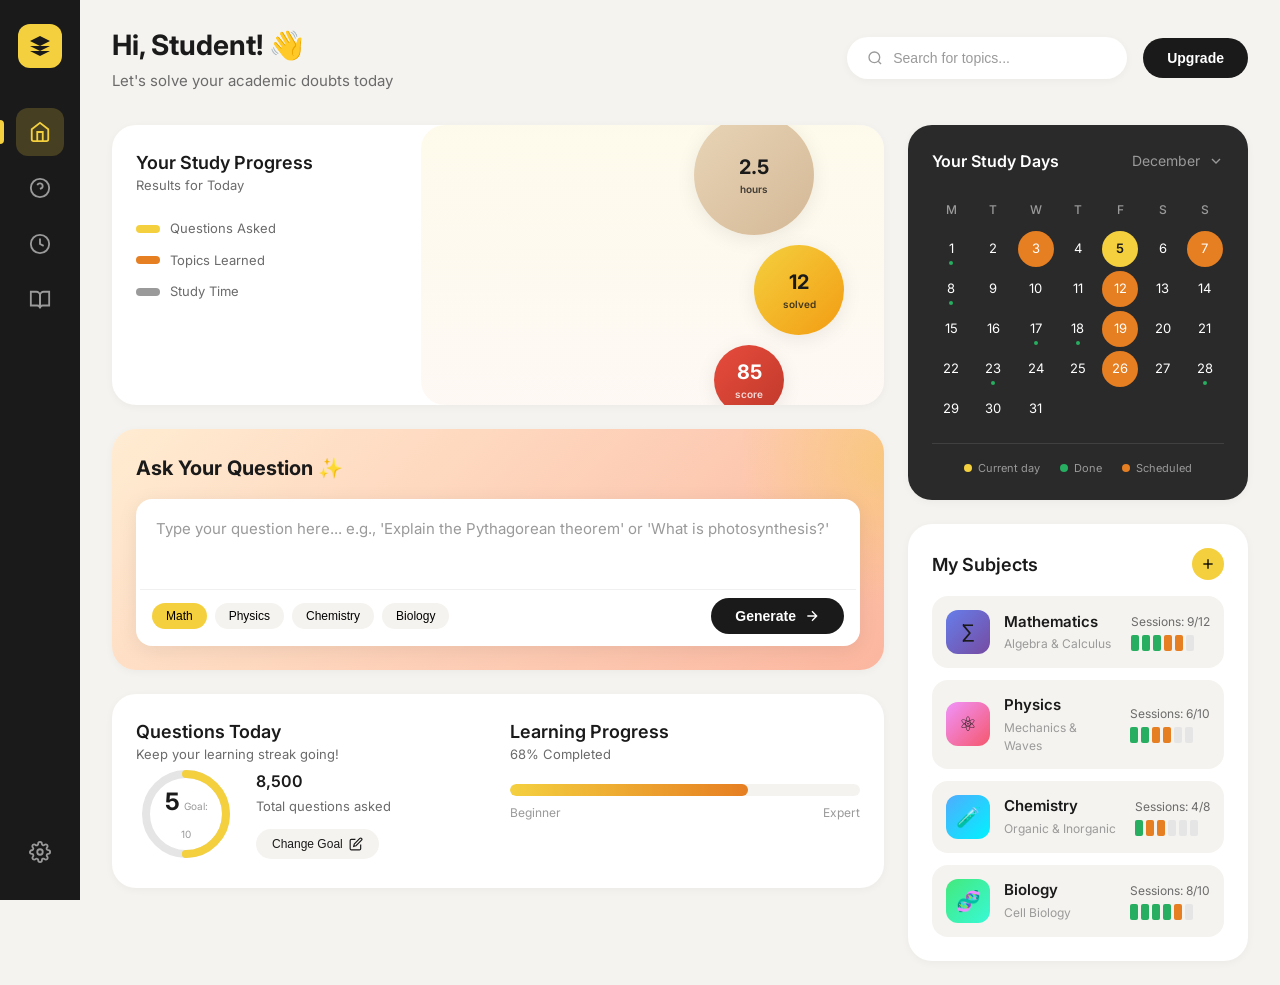
<file: index.html>
<!DOCTYPE html>
<html lang="en">
<head>
  <meta charset="UTF-8" />
  <meta name="viewport" content="width=device-width, initial-scale=1.0" />
  <title>StudyAI - Smart Learning Dashboard</title>
  <link rel="preconnect" href="https://fonts.googleapis.com" />
  <link rel="preconnect" href="https://fonts.gstatic.com" crossorigin />
  <link href="https://fonts.googleapis.com/css2?family=Inter:wght@300;400;500;600;700;800&display=swap" rel="stylesheet" />
  <style>
    /* ===== CSS Variables ===== */
    :root {
      --bg-main: #f5f3ef;
      --bg-sidebar: #1a1a1a;
      --bg-card: #ffffff;
      --bg-card-dark: #2a2a2a;
      
      --text-primary: #1a1a1a;
      --text-secondary: #6b6b6b;
      --text-muted: #9a9a9a;
      --text-light: #ffffff;
      
      --accent-yellow: #f4d03f;
      --accent-orange: #e67e22;
      --accent-red: #e74c3c;
      --accent-green: #27ae60;
      --accent-blue: #3498db;
      --accent-purple: #9b59b6;
      
      --gradient-warm: linear-gradient(135deg, #f4d03f 0%, #e67e22 50%, #e74c3c 100%);
      --gradient-card: linear-gradient(180deg, rgba(244, 208, 63, 0.1) 0%, rgba(231, 126, 34, 0.05) 100%);
      
      --shadow-sm: 0 2px 8px rgba(0, 0, 0, 0.04);
      --shadow-md: 0 4px 20px rgba(0, 0, 0, 0.08);
      --shadow-lg: 0 8px 40px rgba(0, 0, 0, 0.12);
      
      --radius-sm: 12px;
      --radius-md: 16px;
      --radius-lg: 24px;
      --radius-xl: 32px;
      
      --sidebar-width: 80px;
    }

    /* ===== Reset ===== */
    *, *::before, *::after {
      margin: 0;
      padding: 0;
      box-sizing: border-box;
    }

    html { font-size: 16px; scroll-behavior: smooth; }

    body {
      font-family: 'Inter', -apple-system, BlinkMacSystemFont, sans-serif;
      background: var(--bg-main);
      color: var(--text-primary);
      line-height: 1.5;
      min-height: 100vh;
      display: flex;
    }

    /* ===== Sidebar ===== */
    .sidebar {
      position: fixed;
      left: 0;
      top: 0;
      width: var(--sidebar-width);
      height: 100vh;
      background: var(--bg-sidebar);
      display: flex;
      flex-direction: column;
      align-items: center;
      padding: 24px 0;
      z-index: 100;
    }

    .sidebar-logo {
      width: 44px;
      height: 44px;
      background: var(--accent-yellow);
      border-radius: var(--radius-sm);
      display: flex;
      align-items: center;
      justify-content: center;
      margin-bottom: 40px;
      cursor: pointer;
      transition: transform 0.3s ease;
    }

    .sidebar-logo:hover { transform: scale(1.1); }
    .sidebar-logo svg { width: 24px; height: 24px; fill: var(--bg-sidebar); }

    .sidebar-nav {
      display: flex;
      flex-direction: column;
      gap: 8px;
      flex: 1;
    }

    .nav-item {
      width: 48px;
      height: 48px;
      border-radius: var(--radius-sm);
      display: flex;
      align-items: center;
      justify-content: center;
      color: var(--text-muted);
      cursor: pointer;
      transition: all 0.3s ease;
      position: relative;
      text-decoration: none;
    }

    .nav-item:hover {
      background: rgba(255, 255, 255, 0.1);
      color: var(--text-light);
    }

    .nav-item.active {
      background: rgba(244, 208, 63, 0.2);
      color: var(--accent-yellow);
    }

    .nav-item.active::before {
      content: '';
      position: absolute;
      left: -16px;
      width: 4px;
      height: 24px;
      background: var(--accent-yellow);
      border-radius: 0 4px 4px 0;
    }

    .nav-item svg { width: 22px; height: 22px; }

    .nav-tooltip {
      position: absolute;
      left: 60px;
      background: var(--bg-sidebar);
      color: var(--text-light);
      padding: 8px 12px;
      border-radius: 8px;
      font-size: 0.75rem;
      font-weight: 500;
      white-space: nowrap;
      opacity: 0;
      visibility: hidden;
      transition: all 0.2s ease;
      pointer-events: none;
      z-index: 101;
    }

    .nav-item:hover .nav-tooltip {
      opacity: 1;
      visibility: visible;
      left: 70px;
    }

    .sidebar-footer { margin-top: auto; }

    /* ===== Main Content ===== */
    .main-content {
      flex: 1;
      margin-left: var(--sidebar-width);
      padding: 24px 32px;
      max-width: 1400px;
    }

    /* ===== Header ===== */
    .header {
      display: flex;
      align-items: center;
      justify-content: space-between;
      margin-bottom: 32px;
    }

    .header-left h1 {
      font-size: 1.75rem;
      font-weight: 700;
      margin-bottom: 4px;
    }

    .header-left p {
      color: var(--text-secondary);
      font-size: 0.9375rem;
    }

    .header-right {
      display: flex;
      align-items: center;
      gap: 16px;
    }

    .search-box {
      display: flex;
      align-items: center;
      gap: 10px;
      padding: 12px 20px;
      background: var(--bg-card);
      border-radius: 100px;
      box-shadow: var(--shadow-sm);
      min-width: 280px;
    }

    .search-box svg {
      width: 18px;
      height: 18px;
      color: var(--text-muted);
    }

    .search-box input {
      border: none;
      background: none;
      font-size: 0.875rem;
      color: var(--text-primary);
      outline: none;
      width: 100%;
    }

    .search-box input::placeholder { color: var(--text-muted); }

    .btn-upgrade {
      padding: 12px 24px;
      background: var(--bg-sidebar);
      color: var(--text-light);
      border: none;
      border-radius: 100px;
      font-size: 0.875rem;
      font-weight: 600;
      cursor: pointer;
      transition: all 0.3s ease;
    }

    .btn-upgrade:hover {
      transform: translateY(-2px);
      box-shadow: var(--shadow-md);
    }

    /* ===== Dashboard Grid ===== */
    .dashboard-grid {
      display: grid;
      grid-template-columns: 1fr 340px;
      gap: 24px;
    }

    .main-column, .side-column {
      display: flex;
      flex-direction: column;
      gap: 24px;
    }

    /* ===== Cards ===== */
    .card {
      background: var(--bg-card);
      border-radius: var(--radius-lg);
      padding: 24px;
      box-shadow: var(--shadow-sm);
    }

    .card-header {
      display: flex;
      align-items: center;
      justify-content: space-between;
      margin-bottom: 20px;
    }

    .card-title { font-size: 1.125rem; font-weight: 600; }
    .card-subtitle { font-size: 0.8125rem; color: var(--text-secondary); }

    /* ===== Stats Card ===== */
    .stats-card {
      position: relative;
      overflow: hidden;
      min-height: 280px;
    }

    .stats-card::before {
      content: '';
      position: absolute;
      top: 0;
      right: 0;
      width: 60%;
      height: 100%;
      background: var(--gradient-card);
      border-radius: var(--radius-lg);
    }

    .stats-content { position: relative; z-index: 1; }

    .stats-bubbles {
      position: absolute;
      right: 40px;
      top: 50%;
      transform: translateY(-50%);
      display: flex;
      flex-direction: column;
      gap: 10px;
    }

    .stat-bubble {
      border-radius: 50%;
      display: flex;
      flex-direction: column;
      align-items: center;
      justify-content: center;
      color: var(--text-primary);
      font-weight: 600;
      box-shadow: var(--shadow-md);
      animation: float 3s ease-in-out infinite;
    }

    .stat-bubble.large {
      width: 120px;
      height: 120px;
      background: linear-gradient(135deg, #e8d5b7 0%, #d4b896 100%);
    }

    .stat-bubble.medium {
      width: 90px;
      height: 90px;
      background: linear-gradient(135deg, #f4d03f 0%, #f39c12 100%);
      margin-left: 60px;
    }

    .stat-bubble.small {
      width: 70px;
      height: 70px;
      background: linear-gradient(135deg, #e74c3c 0%, #c0392b 100%);
      color: white;
      margin-left: 20px;
    }

    .stat-bubble .value { font-size: 1.25rem; font-weight: 700; }
    .stat-bubble .label { font-size: 0.625rem; opacity: 0.8; }

    @keyframes float {
      0%, 100% { transform: translateY(0); }
      50% { transform: translateY(-10px); }
    }

    .stat-bubble.medium { animation-delay: 0.5s; }
    .stat-bubble.small { animation-delay: 1s; }

    .stats-legend {
      display: flex;
      flex-direction: column;
      gap: 12px;
      margin-top: 24px;
    }

    .legend-item {
      display: flex;
      align-items: center;
      gap: 10px;
      font-size: 0.8125rem;
      color: var(--text-secondary);
    }

    .legend-dot { width: 24px; height: 8px; border-radius: 4px; }
    .legend-dot.yellow { background: var(--accent-yellow); }
    .legend-dot.orange { background: var(--accent-orange); }
    .legend-dot.gray { background: var(--text-muted); }

    /* ===== Calendar Card ===== */
    .calendar-card {
      background: var(--bg-card-dark);
      color: var(--text-light);
    }

    .calendar-header {
      display: flex;
      align-items: center;
      justify-content: space-between;
      margin-bottom: 20px;
    }

    .calendar-title { font-size: 1rem; font-weight: 600; }

    .calendar-month {
      display: flex;
      align-items: center;
      gap: 8px;
      font-size: 0.875rem;
      color: var(--text-muted);
    }

    .calendar-grid {
      display: grid;
      grid-template-columns: repeat(7, 1fr);
      gap: 4px;
      text-align: center;
    }

    .calendar-day-name {
      font-size: 0.75rem;
      color: var(--text-muted);
      padding: 8px 0;
      font-weight: 500;
    }

    .calendar-day {
      width: 36px;
      height: 36px;
      display: flex;
      align-items: center;
      justify-content: center;
      border-radius: 50%;
      font-size: 0.8125rem;
      cursor: pointer;
      transition: all 0.2s ease;
      margin: 0 auto;
    }

    .calendar-day:hover { background: rgba(255, 255, 255, 0.1); }
    .calendar-day.today { background: var(--accent-yellow); color: var(--bg-sidebar); font-weight: 600; }
    .calendar-day.scheduled { background: var(--accent-orange); color: white; }
    .calendar-day.done { position: relative; }
    .calendar-day.done::after {
      content: '';
      position: absolute;
      bottom: 2px;
      width: 4px;
      height: 4px;
      background: var(--accent-green);
      border-radius: 50%;
    }

    .calendar-legend {
      display: flex;
      justify-content: center;
      gap: 20px;
      margin-top: 16px;
      padding-top: 16px;
      border-top: 1px solid rgba(255, 255, 255, 0.1);
    }

    .calendar-legend-item {
      display: flex;
      align-items: center;
      gap: 6px;
      font-size: 0.6875rem;
      color: var(--text-muted);
    }

    .calendar-legend-dot { width: 8px; height: 8px; border-radius: 50%; }

    /* ===== Progress Card ===== */
    .progress-card { display: flex; gap: 24px; }
    .progress-left, .progress-right { flex: 1; }

    .progress-ring-container {
      display: flex;
      align-items: center;
      gap: 20px;
    }

    .progress-ring {
      position: relative;
      width: 100px;
      height: 100px;
    }

    .progress-ring svg { transform: rotate(-90deg); }
    .progress-ring-bg { fill: none; stroke: #e5e5e5; stroke-width: 8; }
    .progress-ring-fill {
      fill: none;
      stroke: var(--accent-yellow);
      stroke-width: 8;
      stroke-linecap: round;
      stroke-dasharray: 251.2;
      stroke-dashoffset: 125.6;
      transition: stroke-dashoffset 1s ease;
    }

    .progress-ring-text {
      position: absolute;
      top: 50%;
      left: 50%;
      transform: translate(-50%, -50%);
      text-align: center;
    }

    .progress-ring-value { font-size: 1.5rem; font-weight: 700; }
    .progress-ring-label { font-size: 0.625rem; color: var(--text-muted); }

    .progress-info h4 { font-size: 1rem; font-weight: 600; margin-bottom: 4px; }
    .progress-info p { font-size: 0.8125rem; color: var(--text-secondary); }

    .edit-btn {
      display: inline-flex;
      align-items: center;
      gap: 6px;
      margin-top: 12px;
      padding: 8px 16px;
      background: var(--bg-main);
      border: none;
      border-radius: 100px;
      font-size: 0.75rem;
      font-weight: 500;
      color: var(--text-primary);
      cursor: pointer;
      transition: all 0.2s ease;
    }

    .edit-btn:hover { background: #e8e6e1; }
    .edit-btn svg { width: 14px; height: 14px; }

    .progress-bar-container {
      margin-top: 20px;
      background: #f5f3ef;
      border-radius: 10px;
      height: 12px;
      overflow: hidden;
    }

    .progress-bar-fill {
      width: 68%;
      height: 100%;
      background: linear-gradient(90deg, var(--accent-yellow) 0%, var(--accent-orange) 100%);
      border-radius: 10px;
      transition: width 1s ease;
    }

    .progress-labels {
      display: flex;
      justify-content: space-between;
      margin-top: 8px;
      font-size: 0.75rem;
      color: var(--text-muted);
    }

    /* ===== Subjects Card ===== */
    .subjects-header {
      display: flex;
      align-items: center;
      justify-content: space-between;
      margin-bottom: 16px;
    }

    .add-btn {
      width: 32px;
      height: 32px;
      border-radius: 50%;
      background: var(--accent-yellow);
      border: none;
      display: flex;
      align-items: center;
      justify-content: center;
      cursor: pointer;
      transition: all 0.2s ease;
    }

    .add-btn:hover { transform: scale(1.1); }
    .add-btn svg { width: 16px; height: 16px; }

    .subjects-list {
      display: flex;
      flex-direction: column;
      gap: 12px;
    }

    .subject-item {
      display: flex;
      align-items: center;
      gap: 14px;
      padding: 14px;
      background: var(--bg-main);
      border-radius: var(--radius-md);
      cursor: pointer;
      transition: all 0.2s ease;
    }

    .subject-item:hover {
      transform: translateX(4px);
      box-shadow: var(--shadow-sm);
    }

    .subject-icon {
      width: 44px;
      height: 44px;
      border-radius: var(--radius-sm);
      display: flex;
      align-items: center;
      justify-content: center;
      font-size: 1.25rem;
    }

    .subject-icon.math { background: linear-gradient(135deg, #667eea 0%, #764ba2 100%); }
    .subject-icon.physics { background: linear-gradient(135deg, #f093fb 0%, #f5576c 100%); }
    .subject-icon.chemistry { background: linear-gradient(135deg, #4facfe 0%, #00f2fe 100%); }
    .subject-icon.biology { background: linear-gradient(135deg, #43e97b 0%, #38f9d7 100%); }

    .subject-info { flex: 1; }
    .subject-name { font-size: 0.9375rem; font-weight: 600; margin-bottom: 2px; }
    .subject-trainer { font-size: 0.75rem; color: var(--text-muted); }

    .subject-progress { text-align: right; }
    .subject-sessions { font-size: 0.75rem; color: var(--text-secondary); margin-bottom: 4px; }
    .subject-bars { display: flex; gap: 3px; }
    .subject-bar { width: 8px; height: 16px; border-radius: 2px; background: #e5e5e5; }
    .subject-bar.filled { background: var(--accent-orange); }
    .subject-bar.filled.green { background: var(--accent-green); }

    /* ===== Question Card ===== */
    .question-card {
      background: linear-gradient(135deg, #ffecd2 0%, #fcb69f 100%);
      position: relative;
      overflow: hidden;
    }

    .question-card::before {
      content: '';
      position: absolute;
      top: -50%;
      right: -20%;
      width: 300px;
      height: 300px;
      background: radial-gradient(circle, rgba(244, 208, 63, 0.4) 0%, transparent 70%);
      border-radius: 50%;
    }

    .question-content { position: relative; z-index: 1; }
    .question-title { font-size: 1.25rem; font-weight: 700; margin-bottom: 16px; }

    .question-input-wrapper {
      background: white;
      border-radius: var(--radius-md);
      padding: 4px;
      box-shadow: var(--shadow-md);
    }

    .question-input {
      width: 100%;
      padding: 16px;
      border: none;
      background: none;
      font-size: 0.9375rem;
      font-family: inherit;
      resize: none;
      outline: none;
      min-height: 80px;
    }

    .question-input::placeholder { color: var(--text-muted); }

    .question-actions {
      display: flex;
      align-items: center;
      justify-content: space-between;
      padding: 8px 12px;
      border-top: 1px solid #f0f0f0;
    }

    .subject-selector { display: flex; gap: 8px; flex-wrap: wrap; }

    .subject-tag {
      padding: 6px 14px;
      border-radius: 100px;
      font-size: 0.75rem;
      font-weight: 500;
      background: var(--bg-main);
      border: none;
      cursor: pointer;
      transition: all 0.2s ease;
    }

    .subject-tag:hover, .subject-tag.active { background: var(--accent-yellow); }

    .submit-btn {
      padding: 10px 24px;
      background: var(--bg-sidebar);
      color: white;
      border: none;
      border-radius: 100px;
      font-size: 0.875rem;
      font-weight: 600;
      cursor: pointer;
      display: flex;
      align-items: center;
      gap: 8px;
      transition: all 0.3s ease;
    }

    .submit-btn:hover {
      transform: translateY(-2px);
      box-shadow: var(--shadow-md);
    }

    .submit-btn svg { width: 16px; height: 16px; }

    /* ===== Answer Section ===== */
    .answer-section { display: none; }
    .answer-section.visible {
      display: block;
      animation: slideUp 0.5s ease;
    }

    @keyframes slideUp {
      from { opacity: 0; transform: translateY(20px); }
      to { opacity: 1; transform: translateY(0); }
    }

    .answer-card {
      background: white;
      border-radius: var(--radius-lg);
      padding: 24px;
      box-shadow: var(--shadow-md);
    }

    .answer-header {
      display: flex;
      align-items: center;
      gap: 12px;
      margin-bottom: 20px;
      padding-bottom: 16px;
      border-bottom: 1px solid #f0f0f0;
    }

    .answer-icon {
      width: 40px;
      height: 40px;
      background: var(--gradient-warm);
      border-radius: var(--radius-sm);
      display: flex;
      align-items: center;
      justify-content: center;
    }

    .answer-icon svg { width: 20px; height: 20px; color: white; }
    .answer-title-text { font-size: 1rem; font-weight: 600; }

    .answer-content {
      font-size: 0.9375rem;
      line-height: 1.8;
      color: var(--text-secondary);
    }

    .answer-steps { margin-top: 20px; }

    .step {
      display: flex;
      gap: 16px;
      padding: 16px 0;
      border-bottom: 1px solid #f0f0f0;
    }

    .step:last-child { border-bottom: none; }

    .step-number {
      width: 32px;
      height: 32px;
      background: var(--accent-yellow);
      border-radius: 50%;
      display: flex;
      align-items: center;
      justify-content: center;
      font-weight: 600;
      font-size: 0.875rem;
      flex-shrink: 0;
    }

    .step-content h4 { font-size: 0.9375rem; font-weight: 600; margin-bottom: 4px; }
    .step-content p { font-size: 0.8125rem; color: var(--text-secondary); line-height: 1.6; }

    /* ===== Loading Overlay ===== */
    .loading-overlay {
      display: none;
      position: fixed;
      top: 0;
      left: 0;
      right: 0;
      bottom: 0;
      background: rgba(245, 243, 239, 0.9);
      z-index: 1000;
      align-items: center;
      justify-content: center;
    }

    .loading-overlay.visible { display: flex; }
    .loading-content { text-align: center; }

    .loading-spinner {
      width: 60px;
      height: 60px;
      border: 4px solid #e5e5e5;
      border-top-color: var(--accent-yellow);
      border-radius: 50%;
      animation: spin 1s linear infinite;
      margin: 0 auto 20px;
    }

    @keyframes spin { to { transform: rotate(360deg); } }
    .loading-text { font-size: 1rem; font-weight: 500; }

    /* ===== Toast ===== */
    .toast-container {
      position: fixed;
      bottom: 24px;
      right: 24px;
      z-index: 1001;
    }

    .toast {
      background: var(--bg-sidebar);
      color: white;
      padding: 14px 24px;
      border-radius: var(--radius-md);
      box-shadow: var(--shadow-lg);
      display: flex;
      align-items: center;
      gap: 10px;
      animation: toastIn 0.3s ease;
    }

    .toast.hiding { animation: toastOut 0.3s ease forwards; }

    @keyframes toastIn {
      from { opacity: 0; transform: translateY(20px); }
      to { opacity: 1; transform: translateY(0); }
    }

    @keyframes toastOut {
      to { opacity: 0; transform: translateY(20px); }
    }

    /* ===== Responsive ===== */
    @media (max-width: 1200px) {
      .dashboard-grid { grid-template-columns: 1fr; }
      .side-column {
        display: grid;
        grid-template-columns: repeat(2, 1fr);
        gap: 24px;
      }
    }

    @media (max-width: 768px) {
      .sidebar {
        width: 100%;
        height: auto;
        position: fixed;
        bottom: 0;
        top: auto;
        flex-direction: row;
        padding: 12px 24px;
        justify-content: space-around;
      }

      .sidebar-logo, .sidebar-footer, .nav-tooltip { display: none; }

      .sidebar-nav {
        flex-direction: row;
        width: 100%;
        justify-content: space-around;
      }

      .nav-item.active::before { display: none; }

      .main-content {
        margin-left: 0;
        margin-bottom: 80px;
        padding: 16px;
      }

      .header {
        flex-direction: column;
        align-items: flex-start;
        gap: 16px;
      }

      .header-right {
        width: 100%;
        flex-direction: column;
      }

      .search-box { width: 100%; }
      .side-column { grid-template-columns: 1fr; }
      .progress-card { flex-direction: column; }

      .stats-bubbles {
        position: relative;
        right: 0;
        top: 0;
        transform: none;
        flex-direction: row;
        justify-content: center;
        margin-top: 20px;
      }

      .stat-bubble.medium, .stat-bubble.small { margin-left: 0; }

      .question-actions { flex-direction: column; gap: 12px; }
      .subject-selector { justify-content: center; }
    }
  </style>
</head>
<body>
  <!-- Sidebar -->
  <aside class="sidebar">
    <div class="sidebar-logo">
      <svg viewBox="0 0 24 24"><path d="M12 2L2 7l10 5 10-5-10-5zM2 17l10 5 10-5M2 12l10 5 10-5"/></svg>
    </div>
    
    <nav class="sidebar-nav">
      <a href="index.html" class="nav-item active">
        <svg viewBox="0 0 24 24" fill="none" stroke="currentColor" stroke-width="2">
          <path d="M3 9l9-7 9 7v11a2 2 0 01-2 2H5a2 2 0 01-2-2z"/><polyline points="9 22 9 12 15 12 15 22"/>
        </svg>
        <span class="nav-tooltip">Home</span>
      </a>
      <a href="#" class="nav-item" id="askNav">
        <svg viewBox="0 0 24 24" fill="none" stroke="currentColor" stroke-width="2">
          <circle cx="12" cy="12" r="10"/><path d="M9.09 9a3 3 0 015.83 1c0 2-3 3-3 3"/><line x1="12" y1="17" x2="12.01" y2="17"/>
        </svg>
        <span class="nav-tooltip">Ask Question</span>
      </a>
      <a href="history.html" class="nav-item">
        <svg viewBox="0 0 24 24" fill="none" stroke="currentColor" stroke-width="2">
          <circle cx="12" cy="12" r="10"/><polyline points="12 6 12 12 16 14"/>
        </svg>
        <span class="nav-tooltip">History</span>
      </a>
      <a href="learn.html" class="nav-item">
        <svg viewBox="0 0 24 24" fill="none" stroke="currentColor" stroke-width="2">
          <path d="M2 3h6a4 4 0 014 4v14a3 3 0 00-3-3H2z"/><path d="M22 3h-6a4 4 0 00-4 4v14a3 3 0 013-3h7z"/>
        </svg>
        <span class="nav-tooltip">Learn</span>
      </a>
    </nav>

    <div class="sidebar-footer">
      <a href="#" class="nav-item" id="settingsNav">
        <svg viewBox="0 0 24 24" fill="none" stroke="currentColor" stroke-width="2">
          <circle cx="12" cy="12" r="3"/><path d="M19.4 15a1.65 1.65 0 00.33 1.82l.06.06a2 2 0 010 2.83 2 2 0 01-2.83 0l-.06-.06a1.65 1.65 0 00-1.82-.33 1.65 1.65 0 00-1 1.51V21a2 2 0 01-2 2 2 2 0 01-2-2v-.09A1.65 1.65 0 009 19.4a1.65 1.65 0 00-1.82.33l-.06.06a2 2 0 01-2.83 0 2 2 0 010-2.83l.06-.06a1.65 1.65 0 00.33-1.82 1.65 1.65 0 00-1.51-1H3a2 2 0 01-2-2 2 2 0 012-2h.09A1.65 1.65 0 004.6 9a1.65 1.65 0 00-.33-1.82l-.06-.06a2 2 0 010-2.83 2 2 0 012.83 0l.06.06a1.65 1.65 0 001.82.33H9a1.65 1.65 0 001-1.51V3a2 2 0 012-2 2 2 0 012 2v.09a1.65 1.65 0 001 1.51 1.65 1.65 0 001.82-.33l.06-.06a2 2 0 012.83 0 2 2 0 010 2.83l-.06.06a1.65 1.65 0 00-.33 1.82V9a1.65 1.65 0 001.51 1H21a2 2 0 012 2 2 2 0 01-2 2h-.09a1.65 1.65 0 00-1.51 1z"/>
        </svg>
        <span class="nav-tooltip">Settings</span>
      </a>
    </div>
  </aside>

  <!-- Main Content -->
  <main class="main-content">
    <!-- Header -->
    <header class="header">
      <div class="header-left">
        <h1>Hi, Student! 👋</h1>
        <p>Let's solve your academic doubts today</p>
      </div>
      <div class="header-right">
        <div class="search-box">
          <svg viewBox="0 0 24 24" fill="none" stroke="currentColor" stroke-width="2">
            <circle cx="11" cy="11" r="8"/><path d="M21 21l-4.35-4.35"/>
          </svg>
          <input type="text" placeholder="Search for topics..." id="searchInput">
        </div>
        <button class="btn-upgrade">Upgrade</button>
      </div>
    </header>

    <!-- Dashboard Grid -->
    <div class="dashboard-grid">
      <!-- Main Column -->
      <div class="main-column">
        <!-- Stats Card -->
        <div class="card stats-card">
          <div class="stats-content">
            <div class="card-header">
              <div>
                <h2 class="card-title">Your Study Progress</h2>
                <p class="card-subtitle">Results for Today</p>
              </div>
            </div>
            <div class="stats-legend">
              <div class="legend-item">
                <span class="legend-dot yellow"></span>
                <span>Questions Asked</span>
              </div>
              <div class="legend-item">
                <span class="legend-dot orange"></span>
                <span>Topics Learned</span>
              </div>
              <div class="legend-item">
                <span class="legend-dot gray"></span>
                <span>Study Time</span>
              </div>
            </div>
          </div>
          <div class="stats-bubbles">
            <div class="stat-bubble large">
              <span class="value">2.5</span>
              <span class="label">hours</span>
            </div>
            <div class="stat-bubble medium">
              <span class="value">12</span>
              <span class="label">solved</span>
            </div>
            <div class="stat-bubble small">
              <span class="value">85</span>
              <span class="label">score</span>
            </div>
          </div>
        </div>

        <!-- Question Card -->
        <div class="card question-card">
          <div class="question-content">
            <h2 class="question-title">Ask Your Question ✨</h2>
            <div class="question-input-wrapper">
              <textarea class="question-input" id="questionInput" placeholder="Type your question here... e.g., 'Explain the Pythagorean theorem' or 'What is photosynthesis?'"></textarea>
              <div class="question-actions">
                <div class="subject-selector">
                  <button class="subject-tag active" data-subject="Mathematics">Math</button>
                  <button class="subject-tag" data-subject="Physics">Physics</button>
                  <button class="subject-tag" data-subject="Chemistry">Chemistry</button>
                  <button class="subject-tag" data-subject="Biology">Biology</button>
                </div>
                <button class="submit-btn" id="submitBtn">
                  <span>Generate</span>
                  <svg viewBox="0 0 24 24" fill="none" stroke="currentColor" stroke-width="2">
                    <path d="M5 12h14M12 5l7 7-7 7"/>
                  </svg>
                </button>
              </div>
            </div>
          </div>
        </div>

        <!-- Answer Section -->
        <div class="answer-section" id="answerSection">
          <div class="answer-card">
            <div class="answer-header">
              <div class="answer-icon">
                <svg viewBox="0 0 24 24" fill="none" stroke="currentColor" stroke-width="2">
                  <path d="M12 2L2 7l10 5 10-5-10-5z"/><path d="M2 17l10 5 10-5"/><path d="M2 12l10 5 10-5"/>
                </svg>
              </div>
              <span class="answer-title-text">AI Generated Answer</span>
            </div>
            <div class="answer-content" id="answerContent"></div>
          </div>
        </div>

        <!-- Progress Cards -->
        <div class="card progress-card">
          <div class="progress-left">
            <h3 class="card-title">Questions Today</h3>
            <p class="card-subtitle">Keep your learning streak going!</p>
            <div class="progress-ring-container">
              <div class="progress-ring">
                <svg width="100" height="100">
                  <circle class="progress-ring-bg" cx="50" cy="50" r="40"/>
                  <circle class="progress-ring-fill" cx="50" cy="50" r="40"/>
                </svg>
                <div class="progress-ring-text">
                  <span class="progress-ring-value" id="questionsCount">5</span>
                  <span class="progress-ring-label">Goal: 10</span>
                </div>
              </div>
              <div class="progress-info">
                <h4>8,500</h4>
                <p>Total questions asked</p>
                <button class="edit-btn">
                  Change Goal
                  <svg viewBox="0 0 24 24" fill="none" stroke="currentColor" stroke-width="2">
                    <path d="M11 4H4a2 2 0 00-2 2v14a2 2 0 002 2h14a2 2 0 002-2v-7"/>
                    <path d="M18.5 2.5a2.121 2.121 0 013 3L12 15l-4 1 1-4 9.5-9.5z"/>
                  </svg>
                </button>
              </div>
            </div>
          </div>
          <div class="progress-right">
            <h3 class="card-title">Learning Progress</h3>
            <p class="card-subtitle">68% Completed</p>
            <div class="progress-bar-container">
              <div class="progress-bar-fill"></div>
            </div>
            <div class="progress-labels">
              <span>Beginner</span>
              <span>Expert</span>
            </div>
          </div>
        </div>
      </div>

      <!-- Side Column -->
      <div class="side-column">
        <!-- Calendar Card -->
        <div class="card calendar-card">
          <div class="calendar-header">
            <span class="calendar-title">Your Study Days</span>
            <span class="calendar-month">
              December
              <svg viewBox="0 0 24 24" fill="none" stroke="currentColor" stroke-width="2" width="16" height="16">
                <polyline points="6 9 12 15 18 9"/>
              </svg>
            </span>
          </div>
          <div class="calendar-grid" id="calendarGrid"></div>
          <div class="calendar-legend">
            <div class="calendar-legend-item">
              <span class="calendar-legend-dot" style="background: var(--accent-yellow);"></span>
              Current day
            </div>
            <div class="calendar-legend-item">
              <span class="calendar-legend-dot" style="background: var(--accent-green);"></span>
              Done
            </div>
            <div class="calendar-legend-item">
              <span class="calendar-legend-dot" style="background: var(--accent-orange);"></span>
              Scheduled
            </div>
          </div>
        </div>

        <!-- Subjects Card -->
        <div class="card">
          <div class="subjects-header">
            <h3 class="card-title">My Subjects</h3>
            <button class="add-btn">
              <svg viewBox="0 0 24 24" fill="none" stroke="currentColor" stroke-width="2">
                <line x1="12" y1="5" x2="12" y2="19"/><line x1="5" y1="12" x2="19" y2="12"/>
              </svg>
            </button>
          </div>
          <div class="subjects-list">
            <div class="subject-item" data-subject="Mathematics">
              <div class="subject-icon math">∑</div>
              <div class="subject-info">
                <div class="subject-name">Mathematics</div>
                <div class="subject-trainer">Algebra & Calculus</div>
              </div>
              <div class="subject-progress">
                <div class="subject-sessions">Sessions: 9/12</div>
                <div class="subject-bars">
                  <span class="subject-bar filled green"></span>
                  <span class="subject-bar filled green"></span>
                  <span class="subject-bar filled green"></span>
                  <span class="subject-bar filled"></span>
                  <span class="subject-bar filled"></span>
                  <span class="subject-bar"></span>
                </div>
              </div>
            </div>
            <div class="subject-item" data-subject="Physics">
              <div class="subject-icon physics">⚛</div>
              <div class="subject-info">
                <div class="subject-name">Physics</div>
                <div class="subject-trainer">Mechanics & Waves</div>
              </div>
              <div class="subject-progress">
                <div class="subject-sessions">Sessions: 6/10</div>
                <div class="subject-bars">
                  <span class="subject-bar filled green"></span>
                  <span class="subject-bar filled green"></span>
                  <span class="subject-bar filled"></span>
                  <span class="subject-bar filled"></span>
                  <span class="subject-bar"></span>
                  <span class="subject-bar"></span>
                </div>
              </div>
            </div>
            <div class="subject-item" data-subject="Chemistry">
              <div class="subject-icon chemistry">🧪</div>
              <div class="subject-info">
                <div class="subject-name">Chemistry</div>
                <div class="subject-trainer">Organic & Inorganic</div>
              </div>
              <div class="subject-progress">
                <div class="subject-sessions">Sessions: 4/8</div>
                <div class="subject-bars">
                  <span class="subject-bar filled green"></span>
                  <span class="subject-bar filled"></span>
                  <span class="subject-bar filled"></span>
                  <span class="subject-bar"></span>
                  <span class="subject-bar"></span>
                  <span class="subject-bar"></span>
                </div>
              </div>
            </div>
            <div class="subject-item" data-subject="Biology">
              <div class="subject-icon biology">🧬</div>
              <div class="subject-info">
                <div class="subject-name">Biology</div>
                <div class="subject-trainer">Cell Biology</div>
              </div>
              <div class="subject-progress">
                <div class="subject-sessions">Sessions: 8/10</div>
                <div class="subject-bars">
                  <span class="subject-bar filled green"></span>
                  <span class="subject-bar filled green"></span>
                  <span class="subject-bar filled green"></span>
                  <span class="subject-bar filled green"></span>
                  <span class="subject-bar filled"></span>
                  <span class="subject-bar"></span>
                </div>
              </div>
            </div>
          </div>
        </div>
      </div>
    </div>
  </main>

  <!-- Loading Overlay -->
  <div class="loading-overlay" id="loadingOverlay">
    <div class="loading-content">
      <div class="loading-spinner"></div>
      <p class="loading-text">Generating your answer...</p>
    </div>
  </div>

  <!-- Toast Container -->
  <div class="toast-container" id="toastContainer"></div>

  <script>
    // ===== Configuration =====
    const WEBHOOK_URL = "https://your-n8n-webhook-url-here";
    const STORAGE_KEY = "studyai_history";

    // ===== DOM Elements =====
    const questionInput = document.getElementById('questionInput');
    const submitBtn = document.getElementById('submitBtn');
    const answerSection = document.getElementById('answerSection');
    const answerContent = document.getElementById('answerContent');
    const loadingOverlay = document.getElementById('loadingOverlay');
    const toastContainer = document.getElementById('toastContainer');
    const calendarGrid = document.getElementById('calendarGrid');

    // ===== Subject Selection =====
    let selectedSubject = 'Mathematics';
    
    document.querySelectorAll('.subject-tag').forEach(tag => {
      tag.addEventListener('click', () => {
        document.querySelectorAll('.subject-tag').forEach(t => t.classList.remove('active'));
        tag.classList.add('active');
        selectedSubject = tag.dataset.subject;
      });
    });

    document.querySelectorAll('.subject-item').forEach(item => {
      item.addEventListener('click', () => {
        selectedSubject = item.dataset.subject;
        document.querySelectorAll('.subject-tag').forEach(t => {
          t.classList.toggle('active', t.dataset.subject === selectedSubject);
        });
        questionInput.focus();
        showToast(`Selected: ${selectedSubject}`);
      });
    });

    // ===== Calendar =====
    function generateCalendar() {
      const days = ['M', 'T', 'W', 'T', 'F', 'S', 'S'];
      const today = new Date().getDate();
      const daysInMonth = 31;
      const firstDay = 0;
      
      let html = days.map(d => `<span class="calendar-day-name">${d}</span>`).join('');
      
      for (let i = 0; i < firstDay; i++) {
        html += `<span class="calendar-day" style="visibility: hidden;"></span>`;
      }
      
      const doneDays = [1, 5, 8, 17, 18, 23, 28];
      const scheduledDays = [3, 7, 12, 19, 26];
      
      for (let day = 1; day <= daysInMonth; day++) {
        let classes = 'calendar-day';
        if (day === today) classes += ' today';
        else if (doneDays.includes(day)) classes += ' done';
        else if (scheduledDays.includes(day)) classes += ' scheduled';
        html += `<span class="${classes}">${day}</span>`;
      }
      
      calendarGrid.innerHTML = html;
    }

    // ===== Toast =====
    function showToast(message, type = 'success') {
      const toast = document.createElement('div');
      toast.className = 'toast';
      toast.innerHTML = `
        <svg width="18" height="18" viewBox="0 0 24 24" fill="none" stroke="${type === 'success' ? '#27ae60' : '#e74c3c'}" stroke-width="2">
          ${type === 'success' 
            ? '<path d="M22 11.08V12a10 10 0 11-5.93-9.14"/><polyline points="22 4 12 14.01 9 11.01"/>'
            : '<circle cx="12" cy="12" r="10"/><line x1="15" y1="9" x2="9" y2="15"/><line x1="9" y1="9" x2="15" y2="15"/>'}
        </svg>
        <span>${message}</span>
      `;
      toastContainer.appendChild(toast);
      setTimeout(() => {
        toast.classList.add('hiding');
        setTimeout(() => toast.remove(), 300);
      }, 3000);
    }

    // ===== API =====
    async function callBackend(question, subject) {
      try {
        const response = await fetch(WEBHOOK_URL, {
          method: 'POST',
          headers: { 'Content-Type': 'application/json' },
          body: JSON.stringify({ question, subject })
        });
        if (!response.ok) throw new Error('Network error');
        return await response.json();
      } catch (error) {
        return getMockResponse(question, subject);
      }
    }

    function getMockResponse(question, subject) {
      return {
        summary: `Here's a comprehensive explanation for your ${subject} question: "${question}"`,
        steps: [
          { title: 'Understanding the Concept', description: 'Let\'s break down the fundamental principles behind this topic to build a solid foundation.' },
          { title: 'Key Principles', description: 'The main theories and formulas that govern this concept are essential for solving related problems.' },
          { title: 'Step-by-Step Solution', description: 'Apply the concepts systematically to arrive at the correct answer with confidence.' },
          { title: 'Practice Tips', description: 'Try similar problems to reinforce your understanding and avoid common mistakes.' }
        ]
      };
    }

    // ===== Render Answer =====
    function renderAnswer(data) {
      let html = `<p style="margin-bottom: 20px;">${data.summary}</p>`;
      if (data.steps?.length) {
        html += '<div class="answer-steps">';
        data.steps.forEach((step, i) => {
          html += `
            <div class="step" style="animation: slideUp 0.4s ease ${i * 0.1}s backwards;">
              <div class="step-number">${i + 1}</div>
              <div class="step-content">
                <h4>${step.title}</h4>
                <p>${step.description}</p>
              </div>
            </div>`;
        });
        html += '</div>';
      }
      answerContent.innerHTML = html;
      answerSection.classList.add('visible');
      answerSection.scrollIntoView({ behavior: 'smooth', block: 'start' });
    }

    // ===== Submit =====
    async function submitQuestion() {
      const question = questionInput.value.trim();
      if (!question) {
        showToast('Please enter a question', 'error');
        questionInput.focus();
        return;
      }
      
      loadingOverlay.classList.add('visible');
      
      try {
        const response = await callBackend(question, selectedSubject);
        await new Promise(r => setTimeout(r, 1500));
        loadingOverlay.classList.remove('visible');
        renderAnswer(response);
        saveToHistory(question, selectedSubject, response);
        showToast('Answer generated successfully!');
        document.getElementById('questionsCount').textContent = 
          parseInt(document.getElementById('questionsCount').textContent) + 1;
      } catch (error) {
        loadingOverlay.classList.remove('visible');
        showToast('Failed to generate answer', 'error');
      }
    }

    // ===== History =====
    function saveToHistory(question, subject, response) {
      const history = JSON.parse(localStorage.getItem(STORAGE_KEY) || '[]');
      history.unshift({ id: Date.now(), question, subject, response, timestamp: new Date().toISOString() });
      if (history.length > 200) history.length = 200;
      localStorage.setItem(STORAGE_KEY, JSON.stringify(history));
    }

    // ===== Events =====
    submitBtn.addEventListener('click', submitQuestion);
    questionInput.addEventListener('keydown', e => {
      if (e.key === 'Enter' && (e.ctrlKey || e.metaKey)) {
        e.preventDefault();
        submitQuestion();
      }
    });

    document.getElementById('askNav').addEventListener('click', e => {
      e.preventDefault();
      questionInput.focus();
      questionInput.scrollIntoView({ behavior: 'smooth', block: 'center' });
    });

    // ===== Init =====
    generateCalendar();
  </script>
</body>
</html>
</file>
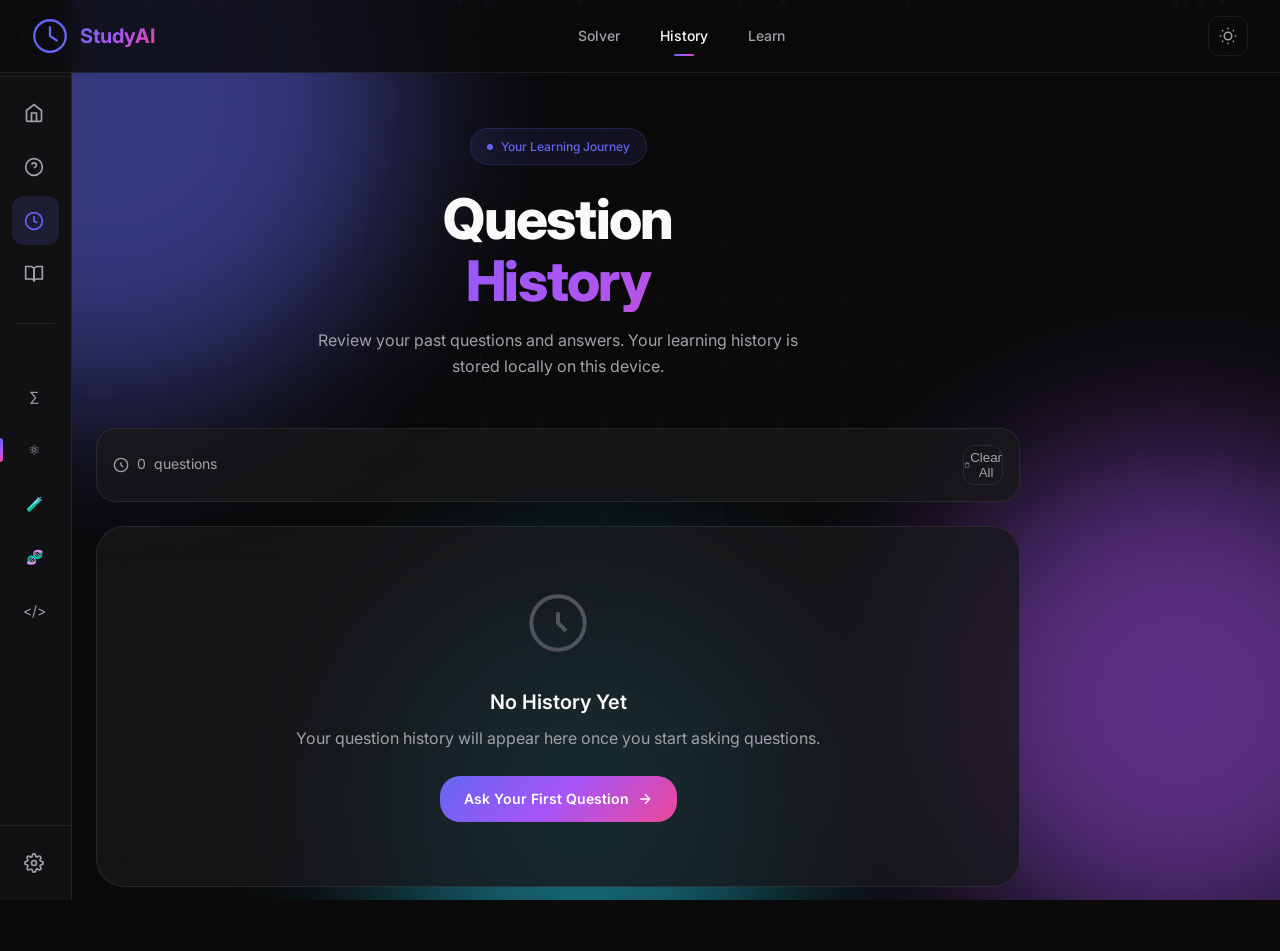
<file: history.html>
<!DOCTYPE html>
<html lang="en">
<head>
  <meta charset="UTF-8" />
  <meta name="viewport" content="width=device-width, initial-scale=1.0" />
  <title>History - Student AI Doubt Solver</title>
  <link rel="preconnect" href="https://fonts.googleapis.com" />
  <link rel="preconnect" href="https://fonts.gstatic.com" crossorigin />
  <link href="https://fonts.googleapis.com/css2?family=Inter:wght@300;400;500;600;700;800&display=swap" rel="stylesheet" />
  <link rel="stylesheet" href="style.css" />
</head>
<body>
  <!-- Animated Background -->
  <div class="bg-animation">
    <div class="gradient-orb orb-1"></div>
    <div class="gradient-orb orb-2"></div>
    <div class="gradient-orb orb-3"></div>
    <div class="grid-overlay"></div>
  </div>

  <!-- Floating Particles -->
  <div class="particles" id="particles"></div>

  <!-- Left Sidebar Dashboard -->
  <aside class="sidebar" id="sidebar">
    <div class="sidebar-header">
      <div class="sidebar-logo">
        <svg viewBox="0 0 32 32" fill="none" width="28" height="28">
          <circle cx="16" cy="16" r="14" stroke="url(#sidebarLogoGrad)" stroke-width="2"/>
          <path d="M16 8v8l6 4" stroke="url(#sidebarLogoGrad)" stroke-width="2" stroke-linecap="round"/>
          <defs>
            <linearGradient id="sidebarLogoGrad" x1="0" y1="0" x2="32" y2="32">
              <stop offset="0%" stop-color="#6366f1"/>
              <stop offset="100%" stop-color="#a855f7"/>
            </linearGradient>
          </defs>
        </svg>
      </div>
      <span class="sidebar-title">StudyAI</span>
    </div>

    <nav class="sidebar-nav">
      <a href="index.html" class="sidebar-link">
        <svg viewBox="0 0 24 24" fill="none" stroke="currentColor" stroke-width="2">
          <path d="M3 9l9-7 9 7v11a2 2 0 01-2 2H5a2 2 0 01-2-2z"/>
          <polyline points="9 22 9 12 15 12 15 22"/>
        </svg>
        <span>Home</span>
      </a>
      <a href="index.html" class="sidebar-link">
        <svg viewBox="0 0 24 24" fill="none" stroke="currentColor" stroke-width="2">
          <circle cx="12" cy="12" r="10"/>
          <path d="M9.09 9a3 3 0 015.83 1c0 2-3 3-3 3"/>
          <line x1="12" y1="17" x2="12.01" y2="17"/>
        </svg>
        <span>Ask Question</span>
      </a>
      <a href="history.html" class="sidebar-link active">
        <svg viewBox="0 0 24 24" fill="none" stroke="currentColor" stroke-width="2">
          <circle cx="12" cy="12" r="10"/>
          <polyline points="12 6 12 12 16 14"/>
        </svg>
        <span>History</span>
      </a>
      <a href="learn.html" class="sidebar-link">
        <svg viewBox="0 0 24 24" fill="none" stroke="currentColor" stroke-width="2">
          <path d="M2 3h6a4 4 0 014 4v14a3 3 0 00-3-3H2z"/>
          <path d="M22 3h-6a4 4 0 00-4 4v14a3 3 0 013-3h7z"/>
        </svg>
        <span>Learn</span>
      </a>
    </nav>

    <div class="sidebar-divider"></div>

    <div class="sidebar-section">
      <span class="sidebar-section-title">Subjects</span>
      <a href="index.html" class="sidebar-link" data-subject="Mathematics">
        <span class="subject-icon">∑</span>
        <span>Mathematics</span>
      </a>
      <a href="index.html" class="sidebar-link" data-subject="Physics">
        <span class="subject-icon">⚛</span>
        <span>Physics</span>
      </a>
      <a href="index.html" class="sidebar-link" data-subject="Chemistry">
        <span class="subject-icon">🧪</span>
        <span>Chemistry</span>
      </a>
      <a href="index.html" class="sidebar-link" data-subject="Biology">
        <span class="subject-icon">🧬</span>
        <span>Biology</span>
      </a>
      <a href="index.html" class="sidebar-link" data-subject="Computer Science">
        <span class="subject-icon">&lt;/&gt;</span>
        <span>Computer Science</span>
      </a>
    </div>

    <div class="sidebar-footer">
      <a href="#" class="sidebar-link" id="sidebarSettings">
        <svg viewBox="0 0 24 24" fill="none" stroke="currentColor" stroke-width="2">
          <circle cx="12" cy="12" r="3"/>
          <path d="M19.4 15a1.65 1.65 0 00.33 1.82l.06.06a2 2 0 010 2.83 2 2 0 01-2.83 0l-.06-.06a1.65 1.65 0 00-1.82-.33 1.65 1.65 0 00-1 1.51V21a2 2 0 01-2 2 2 2 0 01-2-2v-.09A1.65 1.65 0 009 19.4a1.65 1.65 0 00-1.82.33l-.06.06a2 2 0 01-2.83 0 2 2 0 010-2.83l.06-.06a1.65 1.65 0 00.33-1.82 1.65 1.65 0 00-1.51-1H3a2 2 0 01-2-2 2 2 0 012-2h.09A1.65 1.65 0 004.6 9a1.65 1.65 0 00-.33-1.82l-.06-.06a2 2 0 010-2.83 2 2 0 012.83 0l.06.06a1.65 1.65 0 001.82.33H9a1.65 1.65 0 001-1.51V3a2 2 0 012-2 2 2 0 012 2v.09a1.65 1.65 0 001 1.51 1.65 1.65 0 001.82-.33l.06-.06a2 2 0 012.83 0 2 2 0 010 2.83l-.06.06a1.65 1.65 0 00-.33 1.82V9a1.65 1.65 0 001.51 1H21a2 2 0 012 2 2 2 0 01-2 2h-.09a1.65 1.65 0 00-1.51 1z"/>
        </svg>
        <span>Settings</span>
      </a>
    </div>
  </aside>

  <!-- Navigation -->
  <nav class="nav">
    <div class="nav-brand">
      <a href="index.html" class="brand-link">
        <div class="logo-icon">
          <svg viewBox="0 0 32 32" fill="none">
            <circle cx="16" cy="16" r="14" stroke="url(#logoGrad)" stroke-width="2"/>
            <path d="M16 8v8l6 4" stroke="url(#logoGrad)" stroke-width="2" stroke-linecap="round"/>
            <defs>
              <linearGradient id="logoGrad" x1="0" y1="0" x2="32" y2="32">
                <stop offset="0%" stop-color="#6366f1"/>
                <stop offset="100%" stop-color="#a855f7"/>
              </linearGradient>
            </defs>
          </svg>
        </div>
        <span class="brand-text">StudyAI</span>
      </a>
    </div>
    <div class="nav-links">
      <a href="index.html" class="nav-link">Solver</a>
      <a href="history.html" class="nav-link active">History</a>
      <a href="learn.html" class="nav-link">Learn</a>
    </div>
    <div class="nav-actions">
      <div class="theme-selector">
        <button class="btn-ghost theme-toggle-btn" id="themeToggle" title="Change Theme">
          <svg viewBox="0 0 24 24" fill="none" stroke="currentColor" stroke-width="2">
            <circle cx="12" cy="12" r="5"/>
            <path d="M12 1v2M12 21v2M4.22 4.22l1.42 1.42M18.36 18.36l1.42 1.42M1 12h2M21 12h2M4.22 19.78l1.42-1.42M18.36 5.64l1.42-1.42"/>
          </svg>
        </button>
        <div class="theme-dropdown" id="themeDropdown">
          <div class="theme-dropdown-header">Choose Theme</div>
          <button class="theme-option active" data-theme="dark">
            <span class="theme-preview dark-preview"></span>
            <span>Midnight</span>
          </button>
          <button class="theme-option" data-theme="purple">
            <span class="theme-preview purple-preview"></span>
            <span>Purple Haze</span>
          </button>
          <button class="theme-option" data-theme="ocean">
            <span class="theme-preview ocean-preview"></span>
            <span>Ocean Blue</span>
          </button>
          <button class="theme-option" data-theme="forest">
            <span class="theme-preview forest-preview"></span>
            <span>Forest Green</span>
          </button>
          <button class="theme-option" data-theme="sunset">
            <span class="theme-preview sunset-preview"></span>
            <span>Sunset</span>
          </button>
          <button class="theme-option" data-theme="light">
            <span class="theme-preview light-preview"></span>
            <span>Light Mode</span>
          </button>
        </div>
      </div>
    </div>
  </nav>

  <!-- Main Content -->
  <main class="main has-sidebar">
    <section class="page-header">
      <div class="hero-badge">
        <span class="badge-dot"></span>
        <span>Your Learning Journey</span>
      </div>
      <h1 class="page-title">
        <span class="title-line">Question</span>
        <span class="title-line gradient-text">History</span>
      </h1>
      <p class="page-subtitle">
        Review your past questions and answers. Your learning history is stored locally on this device.
      </p>
    </section>

    <!-- History List -->
    <section class="history-section">
      <div class="history-controls">
        <div class="history-stats" id="historyStats">
          <span class="stat-item">
            <svg viewBox="0 0 24 24" fill="none" stroke="currentColor" stroke-width="2" width="16" height="16">
              <path d="M12 8v4l3 3"/>
              <circle cx="12" cy="12" r="10"/>
            </svg>
            <span id="totalQuestions">0</span> questions
          </span>
        </div>
        <button class="btn-ghost" id="clearHistoryBtn">
          <svg viewBox="0 0 24 24" fill="none" stroke="currentColor" stroke-width="2" width="16" height="16">
            <polyline points="3 6 5 6 21 6"/>
            <path d="M19 6v14a2 2 0 01-2 2H7a2 2 0 01-2-2V6m3 0V4a2 2 0 012-2h4a2 2 0 012 2v2"/>
          </svg>
          Clear All
        </button>
      </div>

      <div class="history-list" id="historyList">
        <!-- History items will be inserted here -->
      </div>

      <div class="empty-state" id="emptyState">
        <div class="empty-icon">
          <svg viewBox="0 0 24 24" fill="none" stroke="currentColor" stroke-width="1.5" width="64" height="64">
            <path d="M12 8v4l3 3"/>
            <circle cx="12" cy="12" r="10"/>
          </svg>
        </div>
        <h3>No History Yet</h3>
        <p>Your question history will appear here once you start asking questions.</p>
        <a href="index.html" class="btn-primary">
          <span>Ask Your First Question</span>
          <svg viewBox="0 0 24 24" fill="none" stroke="currentColor" stroke-width="2" width="16" height="16">
            <path d="M5 12h14M12 5l7 7-7 7"/>
          </svg>
        </a>
      </div>
    </section>
  </main>

  <!-- Toast Notifications -->
  <div class="toast-container" id="toastContainer"></div>

  <script src="history.js"></script>
</body>
</html>
</file>
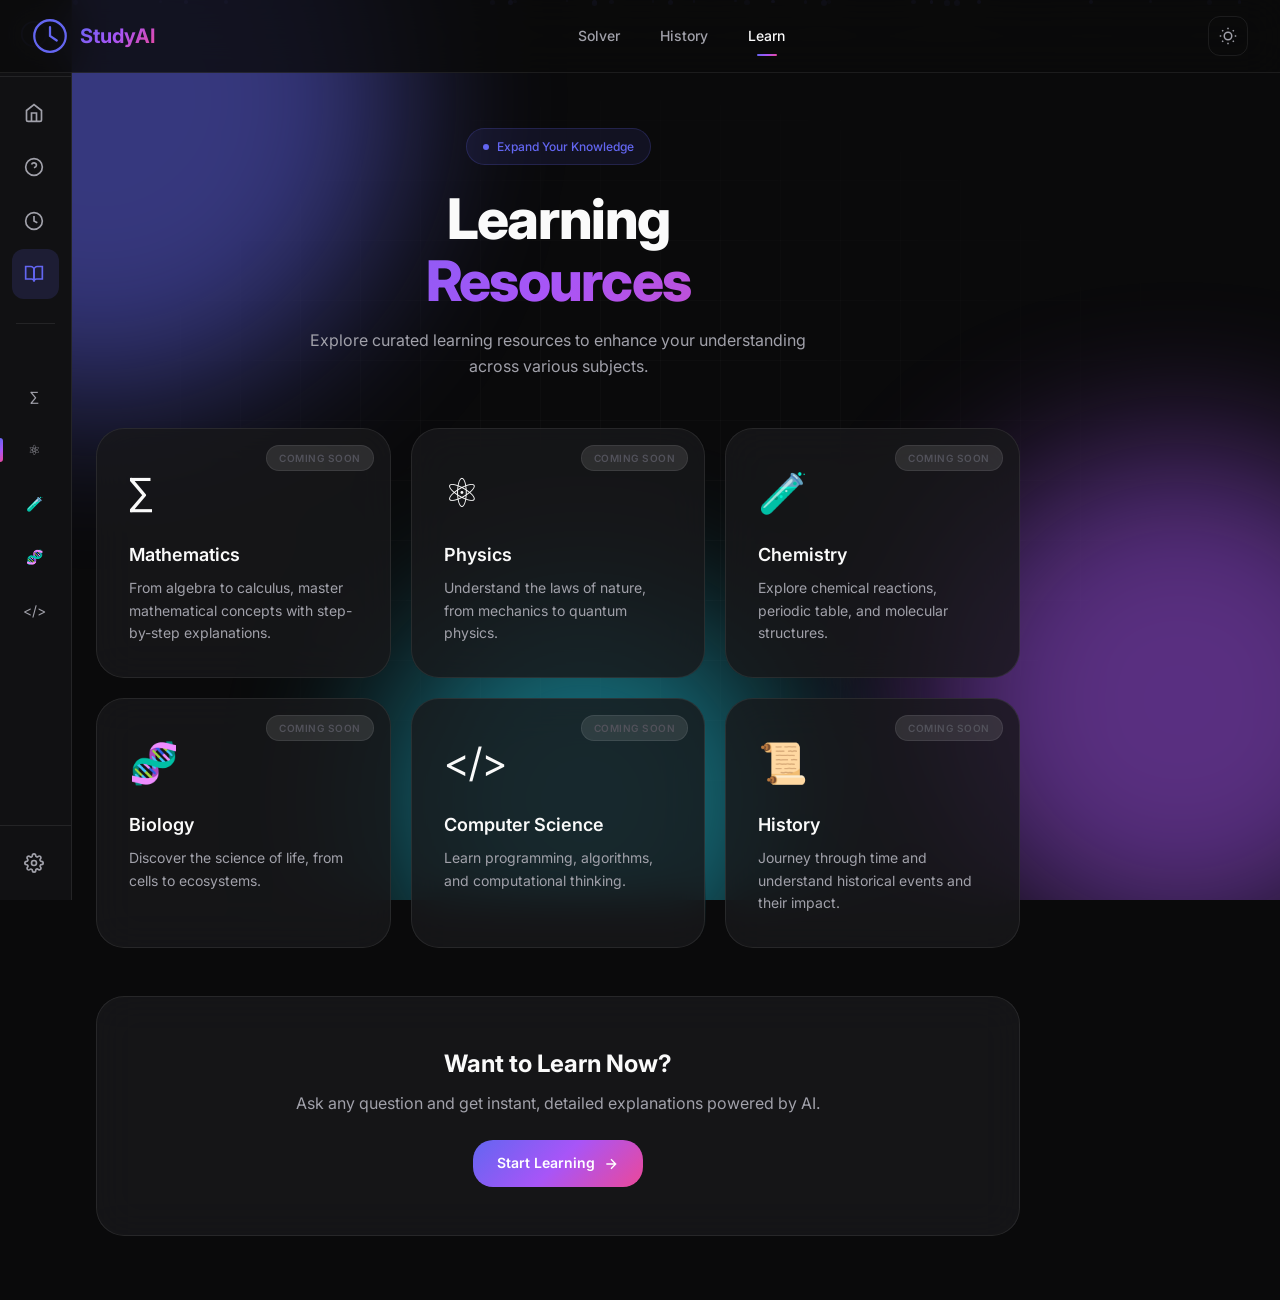
<file: learn.html>
<!DOCTYPE html>
<html lang="en">
<head>
  <meta charset="UTF-8" />
  <meta name="viewport" content="width=device-width, initial-scale=1.0" />
  <title>Learn - Student AI Doubt Solver</title>
  <link rel="preconnect" href="https://fonts.googleapis.com" />
  <link rel="preconnect" href="https://fonts.gstatic.com" crossorigin />
  <link href="https://fonts.googleapis.com/css2?family=Inter:wght@300;400;500;600;700;800&display=swap" rel="stylesheet" />
  <link rel="stylesheet" href="style.css" />
</head>
<body>
  <!-- Animated Background -->
  <div class="bg-animation">
    <div class="gradient-orb orb-1"></div>
    <div class="gradient-orb orb-2"></div>
    <div class="gradient-orb orb-3"></div>
    <div class="grid-overlay"></div>
  </div>

  <!-- Floating Particles -->
  <div class="particles" id="particles"></div>

  <!-- Left Sidebar Dashboard -->
  <aside class="sidebar" id="sidebar">
    <div class="sidebar-header">
      <div class="sidebar-logo">
        <svg viewBox="0 0 32 32" fill="none" width="28" height="28">
          <circle cx="16" cy="16" r="14" stroke="url(#sidebarLogoGrad)" stroke-width="2"/>
          <path d="M16 8v8l6 4" stroke="url(#sidebarLogoGrad)" stroke-width="2" stroke-linecap="round"/>
          <defs>
            <linearGradient id="sidebarLogoGrad" x1="0" y1="0" x2="32" y2="32">
              <stop offset="0%" stop-color="#6366f1"/>
              <stop offset="100%" stop-color="#a855f7"/>
            </linearGradient>
          </defs>
        </svg>
      </div>
      <span class="sidebar-title">StudyAI</span>
    </div>

    <nav class="sidebar-nav">
      <a href="index.html" class="sidebar-link">
        <svg viewBox="0 0 24 24" fill="none" stroke="currentColor" stroke-width="2">
          <path d="M3 9l9-7 9 7v11a2 2 0 01-2 2H5a2 2 0 01-2-2z"/>
          <polyline points="9 22 9 12 15 12 15 22"/>
        </svg>
        <span>Home</span>
      </a>
      <a href="index.html" class="sidebar-link">
        <svg viewBox="0 0 24 24" fill="none" stroke="currentColor" stroke-width="2">
          <circle cx="12" cy="12" r="10"/>
          <path d="M9.09 9a3 3 0 015.83 1c0 2-3 3-3 3"/>
          <line x1="12" y1="17" x2="12.01" y2="17"/>
        </svg>
        <span>Ask Question</span>
      </a>
      <a href="history.html" class="sidebar-link">
        <svg viewBox="0 0 24 24" fill="none" stroke="currentColor" stroke-width="2">
          <circle cx="12" cy="12" r="10"/>
          <polyline points="12 6 12 12 16 14"/>
        </svg>
        <span>History</span>
      </a>
      <a href="learn.html" class="sidebar-link active">
        <svg viewBox="0 0 24 24" fill="none" stroke="currentColor" stroke-width="2">
          <path d="M2 3h6a4 4 0 014 4v14a3 3 0 00-3-3H2z"/>
          <path d="M22 3h-6a4 4 0 00-4 4v14a3 3 0 013-3h7z"/>
        </svg>
        <span>Learn</span>
      </a>
    </nav>

    <div class="sidebar-divider"></div>

    <div class="sidebar-section">
      <span class="sidebar-section-title">Subjects</span>
      <a href="index.html" class="sidebar-link" data-subject="Mathematics">
        <span class="subject-icon">∑</span>
        <span>Mathematics</span>
      </a>
      <a href="index.html" class="sidebar-link" data-subject="Physics">
        <span class="subject-icon">⚛</span>
        <span>Physics</span>
      </a>
      <a href="index.html" class="sidebar-link" data-subject="Chemistry">
        <span class="subject-icon">🧪</span>
        <span>Chemistry</span>
      </a>
      <a href="index.html" class="sidebar-link" data-subject="Biology">
        <span class="subject-icon">🧬</span>
        <span>Biology</span>
      </a>
      <a href="index.html" class="sidebar-link" data-subject="Computer Science">
        <span class="subject-icon">&lt;/&gt;</span>
        <span>Computer Science</span>
      </a>
    </div>

    <div class="sidebar-footer">
      <a href="#" class="sidebar-link" id="sidebarSettings">
        <svg viewBox="0 0 24 24" fill="none" stroke="currentColor" stroke-width="2">
          <circle cx="12" cy="12" r="3"/>
          <path d="M19.4 15a1.65 1.65 0 00.33 1.82l.06.06a2 2 0 010 2.83 2 2 0 01-2.83 0l-.06-.06a1.65 1.65 0 00-1.82-.33 1.65 1.65 0 00-1 1.51V21a2 2 0 01-2 2 2 2 0 01-2-2v-.09A1.65 1.65 0 009 19.4a1.65 1.65 0 00-1.82.33l-.06.06a2 2 0 01-2.83 0 2 2 0 010-2.83l.06-.06a1.65 1.65 0 00.33-1.82 1.65 1.65 0 00-1.51-1H3a2 2 0 01-2-2 2 2 0 012-2h.09A1.65 1.65 0 004.6 9a1.65 1.65 0 00-.33-1.82l-.06-.06a2 2 0 010-2.83 2 2 0 012.83 0l.06.06a1.65 1.65 0 001.82.33H9a1.65 1.65 0 001-1.51V3a2 2 0 012-2 2 2 0 012 2v.09a1.65 1.65 0 001 1.51 1.65 1.65 0 001.82-.33l.06-.06a2 2 0 012.83 0 2 2 0 010 2.83l-.06.06a1.65 1.65 0 00-.33 1.82V9a1.65 1.65 0 001.51 1H21a2 2 0 012 2 2 2 0 01-2 2h-.09a1.65 1.65 0 00-1.51 1z"/>
        </svg>
        <span>Settings</span>
      </a>
    </div>
  </aside>

  <!-- Navigation -->
  <nav class="nav">
    <div class="nav-brand">
      <a href="index.html" class="brand-link">
        <div class="logo-icon">
          <svg viewBox="0 0 32 32" fill="none">
            <circle cx="16" cy="16" r="14" stroke="url(#logoGrad)" stroke-width="2"/>
            <path d="M16 8v8l6 4" stroke="url(#logoGrad)" stroke-width="2" stroke-linecap="round"/>
            <defs>
              <linearGradient id="logoGrad" x1="0" y1="0" x2="32" y2="32">
                <stop offset="0%" stop-color="#6366f1"/>
                <stop offset="100%" stop-color="#a855f7"/>
              </linearGradient>
            </defs>
          </svg>
        </div>
        <span class="brand-text">StudyAI</span>
      </a>
    </div>
    <div class="nav-links">
      <a href="index.html" class="nav-link">Solver</a>
      <a href="history.html" class="nav-link">History</a>
      <a href="learn.html" class="nav-link active">Learn</a>
    </div>
    <div class="nav-actions">
      <div class="theme-selector">
        <button class="btn-ghost theme-toggle-btn" id="themeToggle" title="Change Theme">
          <svg viewBox="0 0 24 24" fill="none" stroke="currentColor" stroke-width="2">
            <circle cx="12" cy="12" r="5"/>
            <path d="M12 1v2M12 21v2M4.22 4.22l1.42 1.42M18.36 18.36l1.42 1.42M1 12h2M21 12h2M4.22 19.78l1.42-1.42M18.36 5.64l1.42-1.42"/>
          </svg>
        </button>
        <div class="theme-dropdown" id="themeDropdown">
          <div class="theme-dropdown-header">Choose Theme</div>
          <button class="theme-option active" data-theme="dark">
            <span class="theme-preview dark-preview"></span>
            <span>Midnight</span>
          </button>
          <button class="theme-option" data-theme="purple">
            <span class="theme-preview purple-preview"></span>
            <span>Purple Haze</span>
          </button>
          <button class="theme-option" data-theme="ocean">
            <span class="theme-preview ocean-preview"></span>
            <span>Ocean Blue</span>
          </button>
          <button class="theme-option" data-theme="forest">
            <span class="theme-preview forest-preview"></span>
            <span>Forest Green</span>
          </button>
          <button class="theme-option" data-theme="sunset">
            <span class="theme-preview sunset-preview"></span>
            <span>Sunset</span>
          </button>
          <button class="theme-option" data-theme="light">
            <span class="theme-preview light-preview"></span>
            <span>Light Mode</span>
          </button>
        </div>
      </div>
    </div>
  </nav>

  <!-- Main Content -->
  <main class="main has-sidebar">
    <section class="page-header">
      <div class="hero-badge">
        <span class="badge-dot"></span>
        <span>Expand Your Knowledge</span>
      </div>
      <h1 class="page-title">
        <span class="title-line">Learning</span>
        <span class="title-line gradient-text">Resources</span>
      </h1>
      <p class="page-subtitle">
        Explore curated learning resources to enhance your understanding across various subjects.
      </p>
    </section>

    <!-- Learning Categories -->
    <section class="learn-section">
      <div class="learn-grid">
        <div class="learn-card">
          <div class="learn-card-icon">∑</div>
          <h3>Mathematics</h3>
          <p>From algebra to calculus, master mathematical concepts with step-by-step explanations.</p>
          <span class="coming-soon-badge">Coming Soon</span>
        </div>

        <div class="learn-card">
          <div class="learn-card-icon">⚛</div>
          <h3>Physics</h3>
          <p>Understand the laws of nature, from mechanics to quantum physics.</p>
          <span class="coming-soon-badge">Coming Soon</span>
        </div>

        <div class="learn-card">
          <div class="learn-card-icon">🧪</div>
          <h3>Chemistry</h3>
          <p>Explore chemical reactions, periodic table, and molecular structures.</p>
          <span class="coming-soon-badge">Coming Soon</span>
        </div>

        <div class="learn-card">
          <div class="learn-card-icon">🧬</div>
          <h3>Biology</h3>
          <p>Discover the science of life, from cells to ecosystems.</p>
          <span class="coming-soon-badge">Coming Soon</span>
        </div>

        <div class="learn-card">
          <div class="learn-card-icon">&lt;/&gt;</div>
          <h3>Computer Science</h3>
          <p>Learn programming, algorithms, and computational thinking.</p>
          <span class="coming-soon-badge">Coming Soon</span>
        </div>

        <div class="learn-card">
          <div class="learn-card-icon">📜</div>
          <h3>History</h3>
          <p>Journey through time and understand historical events and their impact.</p>
          <span class="coming-soon-badge">Coming Soon</span>
        </div>
      </div>

      <div class="learn-cta">
        <h3>Want to Learn Now?</h3>
        <p>Ask any question and get instant, detailed explanations powered by AI.</p>
        <a href="index.html" class="btn-primary">
          <span>Start Learning</span>
          <svg viewBox="0 0 24 24" fill="none" stroke="currentColor" stroke-width="2" width="16" height="16">
            <path d="M5 12h14M12 5l7 7-7 7"/>
          </svg>
        </a>
      </div>
    </section>
  </main>

  <!-- Toast Notifications -->
  <div class="toast-container" id="toastContainer"></div>

  <script src="learn.js"></script>
</body>
</html>
</file>
<file: style.css>
/* ===== CSS Variables ===== */
:root,
[data-theme="dark"] {
  /* Colors - Midnight Dark Theme */
  --bg-primary: #0a0a0b;
  --bg-secondary: #111113;
  --bg-tertiary: #18181b;
  --bg-card: rgba(24, 24, 27, 0.8);
  
  --text-primary: #fafafa;
  --text-secondary: #a1a1aa;
  --text-muted: #52525b;
  
  --accent-primary: #6366f1;
  --accent-secondary: #a855f7;
  --accent-tertiary: #22d3ee;
  
  --gradient-primary: linear-gradient(135deg, #6366f1 0%, #a855f7 50%, #ec4899 100%);
  --gradient-secondary: linear-gradient(135deg, #22d3ee 0%, #6366f1 100%);
  --gradient-glow: radial-gradient(circle, rgba(99, 102, 241, 0.15) 0%, transparent 70%);
  
  --orb-1: #6366f1;
  --orb-2: #a855f7;
  --orb-3: #22d3ee;
}

/* Purple Haze Theme */
[data-theme="purple"] {
  --bg-primary: #0d0a1a;
  --bg-secondary: #14101f;
  --bg-tertiary: #1a1525;
  --bg-card: rgba(26, 21, 37, 0.85);
  
  --text-primary: #f5f0ff;
  --text-secondary: #b8a5d3;
  --text-muted: #6b5a8a;
  
  --accent-primary: #9333ea;
  --accent-secondary: #c026d3;
  --accent-tertiary: #e879f9;
  
  --gradient-primary: linear-gradient(135deg, #9333ea 0%, #c026d3 50%, #e879f9 100%);
  --gradient-secondary: linear-gradient(135deg, #7c3aed 0%, #9333ea 100%);
  --gradient-glow: radial-gradient(circle, rgba(147, 51, 234, 0.2) 0%, transparent 70%);
  
  --orb-1: #9333ea;
  --orb-2: #c026d3;
  --orb-3: #e879f9;
}

/* Ocean Blue Theme */
[data-theme="ocean"] {
  --bg-primary: #030712;
  --bg-secondary: #0a1628;
  --bg-tertiary: #0f1d32;
  --bg-card: rgba(15, 29, 50, 0.85);
  
  --text-primary: #f0f9ff;
  --text-secondary: #7dd3fc;
  --text-muted: #3b82a0;
  
  --accent-primary: #0ea5e9;
  --accent-secondary: #06b6d4;
  --accent-tertiary: #38bdf8;
  
  --gradient-primary: linear-gradient(135deg, #0369a1 0%, #0ea5e9 50%, #38bdf8 100%);
  --gradient-secondary: linear-gradient(135deg, #06b6d4 0%, #0ea5e9 100%);
  --gradient-glow: radial-gradient(circle, rgba(14, 165, 233, 0.2) 0%, transparent 70%);
  
  --orb-1: #0ea5e9;
  --orb-2: #06b6d4;
  --orb-3: #38bdf8;
}

/* Forest Green Theme */
[data-theme="forest"] {
  --bg-primary: #030a06;
  --bg-secondary: #071510;
  --bg-tertiary: #0c1f17;
  --bg-card: rgba(12, 31, 23, 0.85);
  
  --text-primary: #ecfdf5;
  --text-secondary: #6ee7b7;
  --text-muted: #2d8a64;
  
  --accent-primary: #10b981;
  --accent-secondary: #059669;
  --accent-tertiary: #34d399;
  
  --gradient-primary: linear-gradient(135deg, #047857 0%, #10b981 50%, #34d399 100%);
  --gradient-secondary: linear-gradient(135deg, #059669 0%, #10b981 100%);
  --gradient-glow: radial-gradient(circle, rgba(16, 185, 129, 0.2) 0%, transparent 70%);
  
  --orb-1: #10b981;
  --orb-2: #059669;
  --orb-3: #34d399;
}

/* Sunset Theme */
[data-theme="sunset"] {
  --bg-primary: #0f0705;
  --bg-secondary: #1a0e0a;
  --bg-tertiary: #261510;
  --bg-card: rgba(38, 21, 16, 0.85);
  
  --text-primary: #fff7ed;
  --text-secondary: #fdba74;
  --text-muted: #a16234;
  
  --accent-primary: #f97316;
  --accent-secondary: #ea580c;
  --accent-tertiary: #fb923c;
  
  --gradient-primary: linear-gradient(135deg, #ea580c 0%, #f97316 50%, #fbbf24 100%);
  --gradient-secondary: linear-gradient(135deg, #dc2626 0%, #f97316 100%);
  --gradient-glow: radial-gradient(circle, rgba(249, 115, 22, 0.2) 0%, transparent 70%);
  
  --orb-1: #f97316;
  --orb-2: #ea580c;
  --orb-3: #fbbf24;
}

/* Light Mode Theme */
[data-theme="light"] {
  --bg-primary: #fafafa;
  --bg-secondary: #f4f4f5;
  --bg-tertiary: #e4e4e7;
  --bg-card: rgba(255, 255, 255, 0.9);
  
  --text-primary: #18181b;
  --text-secondary: #52525b;
  --text-muted: #a1a1aa;
  
  --accent-primary: #6366f1;
  --accent-secondary: #8b5cf6;
  --accent-tertiary: #a855f7;
  
  --gradient-primary: linear-gradient(135deg, #6366f1 0%, #8b5cf6 50%, #a855f7 100%);
  --gradient-secondary: linear-gradient(135deg, #6366f1 0%, #8b5cf6 100%);
  --gradient-glow: radial-gradient(circle, rgba(99, 102, 241, 0.1) 0%, transparent 70%);
  
  --orb-1: rgba(99, 102, 241, 0.3);
  --orb-2: rgba(139, 92, 246, 0.3);
  --orb-3: rgba(168, 85, 247, 0.3);
  
  --border-color: rgba(0, 0, 0, 0.08);
  --border-hover: rgba(0, 0, 0, 0.15);
  --shadow-sm: 0 2px 8px rgba(0, 0, 0, 0.08);
  --shadow-md: 0 8px 32px rgba(0, 0, 0, 0.1);
  --shadow-lg: 0 16px 64px rgba(0, 0, 0, 0.12);
}

/* Shared variables for all themes */
:root {
  --border-color: rgba(255, 255, 255, 0.08);
  --border-hover: rgba(255, 255, 255, 0.15);
  
  --shadow-sm: 0 2px 8px rgba(0, 0, 0, 0.3);
  --shadow-md: 0 8px 32px rgba(0, 0, 0, 0.4);
  --shadow-lg: 0 16px 64px rgba(0, 0, 0, 0.5);
  --shadow-glow: 0 0 60px rgba(99, 102, 241, 0.3);
  
  --radius-sm: 8px;
  --radius-md: 12px;
  --radius-lg: 20px;
  --radius-xl: 28px;
  
  --transition-fast: 0.15s ease;
  --transition-base: 0.3s ease;
  --transition-slow: 0.5s cubic-bezier(0.4, 0, 0.2, 1);
  
  --font-family: 'Inter', -apple-system, BlinkMacSystemFont, 'Segoe UI', sans-serif;
}

/* ===== Reset & Base ===== */
*, *::before, *::after {
  margin: 0;
  padding: 0;
  box-sizing: border-box;
}

html {
  scroll-behavior: smooth;
  font-size: 16px;
}

body {
  font-family: var(--font-family);
  background: var(--bg-primary);
  color: var(--text-primary);
  line-height: 1.6;
  min-height: 100vh;
  overflow-x: hidden;
  -webkit-font-smoothing: antialiased;
}

::selection {
  background: var(--accent-primary);
  color: white;
}

/* ===== Animated Background ===== */
.bg-animation {
  position: fixed;
  inset: 0;
  z-index: -1;
  overflow: hidden;
}

.gradient-orb {
  position: absolute;
  border-radius: 50%;
  filter: blur(80px);
  opacity: 0.5;
  animation: float 20s infinite ease-in-out;
}

.orb-1 {
  width: 600px;
  height: 600px;
  background: var(--orb-1, var(--accent-primary));
  top: -200px;
  left: -200px;
  animation-delay: 0s;
  transition: background 0.5s ease;
}

.orb-2 {
  width: 500px;
  height: 500px;
  background: var(--orb-2, var(--accent-secondary));
  top: 50%;
  right: -150px;
  animation-delay: -7s;
  transition: background 0.5s ease;
}

.orb-3 {
  width: 400px;
  height: 400px;
  background: var(--orb-3, var(--accent-tertiary));
  bottom: -100px;
  left: 30%;
  animation-delay: -14s;
  transition: background 0.5s ease;
}

@keyframes float {
  0%, 100% { transform: translate(0, 0) scale(1); }
  25% { transform: translate(50px, 50px) scale(1.1); }
  50% { transform: translate(0, 100px) scale(0.9); }
  75% { transform: translate(-50px, 50px) scale(1.05); }
}

.grid-overlay {
  position: absolute;
  inset: 0;
  background-image: 
    linear-gradient(rgba(255, 255, 255, 0.02) 1px, transparent 1px),
    linear-gradient(90deg, rgba(255, 255, 255, 0.02) 1px, transparent 1px);
  background-size: 60px 60px;
  mask-image: radial-gradient(ellipse at center, black 20%, transparent 70%);
}

/* ===== Particles ===== */
.particles {
  position: fixed;
  inset: 0;
  z-index: -1;
  pointer-events: none;
}

.particle {
  position: absolute;
  width: 4px;
  height: 4px;
  background: var(--accent-primary);
  border-radius: 50%;
  opacity: 0.6;
  animation: particle-float 15s infinite linear;
}

@keyframes particle-float {
  0% { transform: translateY(100vh) rotate(0deg); opacity: 0; }
  10% { opacity: 0.6; }
  90% { opacity: 0.6; }
  100% { transform: translateY(-100vh) rotate(720deg); opacity: 0; }
}

/* ===== Navigation ===== */
.nav {
  position: fixed;
  top: 0;
  left: 0;
  right: 0;
  z-index: 100;
  display: flex;
  align-items: center;
  justify-content: space-between;
  padding: 1rem 2rem;
  background: rgba(10, 10, 11, 0.8);
  backdrop-filter: blur(20px);
  border-bottom: 1px solid var(--border-color);
}

.nav-brand {
  display: flex;
  align-items: center;
  gap: 0.75rem;
}

.logo-icon {
  width: 36px;
  height: 36px;
  animation: pulse-glow 3s infinite ease-in-out;
}

@keyframes pulse-glow {
  0%, 100% { filter: drop-shadow(0 0 8px rgba(99, 102, 241, 0.5)); }
  50% { filter: drop-shadow(0 0 20px rgba(99, 102, 241, 0.8)); }
}

.brand-text {
  font-size: 1.25rem;
  font-weight: 700;
  background: var(--gradient-primary);
  -webkit-background-clip: text;
  -webkit-text-fill-color: transparent;
  background-clip: text;
}

.nav-links {
  display: flex;
  gap: 0.5rem;
}

.nav-link {
  padding: 0.5rem 1rem;
  color: var(--text-secondary);
  text-decoration: none;
  font-size: 0.875rem;
  font-weight: 500;
  border-radius: var(--radius-md);
  transition: all var(--transition-base);
  position: relative;
}

.nav-link:hover {
  color: var(--text-primary);
  background: rgba(255, 255, 255, 0.05);
}

.nav-link.active {
  color: var(--text-primary);
}

.nav-link.active::after {
  content: '';
  position: absolute;
  bottom: -1px;
  left: 50%;
  transform: translateX(-50%);
  width: 20px;
  height: 2px;
  background: var(--gradient-primary);
  border-radius: 2px;
}

.nav-actions {
  display: flex;
  align-items: center;
  gap: 0.5rem;
}

.btn-ghost {
  width: 40px;
  height: 40px;
  display: flex;
  align-items: center;
  justify-content: center;
  background: transparent;
  border: 1px solid var(--border-color);
  border-radius: var(--radius-md);
  color: var(--text-secondary);
  cursor: pointer;
  transition: all var(--transition-base);
}

.btn-ghost:hover {
  background: rgba(255, 255, 255, 0.05);
  border-color: var(--border-hover);
  color: var(--text-primary);
}

.btn-ghost svg {
  width: 18px;
  height: 18px;
}

/* ===== Theme Selector ===== */
.theme-selector {
  position: relative;
}

.theme-toggle-btn svg {
  transition: transform var(--transition-base);
}

.theme-selector:hover .theme-toggle-btn svg {
  transform: rotate(45deg);
}

.theme-dropdown {
  position: absolute;
  top: calc(100% + 0.5rem);
  right: 0;
  width: 200px;
  background: var(--bg-card);
  border: 1px solid var(--border-color);
  border-radius: var(--radius-lg);
  backdrop-filter: blur(20px);
  box-shadow: var(--shadow-lg);
  opacity: 0;
  visibility: hidden;
  transform: translateY(-10px);
  transition: all var(--transition-base);
  z-index: 150;
  overflow: hidden;
}

.theme-selector:hover .theme-dropdown,
.theme-dropdown.visible {
  opacity: 1;
  visibility: visible;
  transform: translateY(0);
}

.theme-dropdown-header {
  padding: 0.75rem 1rem;
  font-size: 0.75rem;
  font-weight: 600;
  text-transform: uppercase;
  letter-spacing: 0.05em;
  color: var(--text-muted);
  border-bottom: 1px solid var(--border-color);
}

.theme-option {
  display: flex;
  align-items: center;
  gap: 0.75rem;
  width: 100%;
  padding: 0.75rem 1rem;
  background: transparent;
  border: none;
  color: var(--text-secondary);
  font-size: 0.875rem;
  font-family: inherit;
  cursor: pointer;
  transition: all var(--transition-base);
  text-align: left;
}

.theme-option:hover {
  background: rgba(255, 255, 255, 0.05);
  color: var(--text-primary);
}

.theme-option.active {
  color: var(--accent-primary);
  background: rgba(99, 102, 241, 0.1);
}

.theme-preview {
  width: 20px;
  height: 20px;
  border-radius: 50%;
  flex-shrink: 0;
  border: 2px solid rgba(255, 255, 255, 0.1);
}

.dark-preview {
  background: linear-gradient(135deg, #6366f1 0%, #a855f7 100%);
}

.purple-preview {
  background: linear-gradient(135deg, #9333ea 0%, #c026d3 100%);
}

.ocean-preview {
  background: linear-gradient(135deg, #0ea5e9 0%, #06b6d4 100%);
}

.forest-preview {
  background: linear-gradient(135deg, #10b981 0%, #059669 100%);
}

.sunset-preview {
  background: linear-gradient(135deg, #f97316 0%, #fbbf24 100%);
}

.light-preview {
  background: linear-gradient(135deg, #f4f4f5 0%, #e4e4e7 100%);
  border-color: rgba(0, 0, 0, 0.1);
}

/* Theme transition for body */
body {
  transition: background-color 0.5s ease, color 0.5s ease;
}

/* ===== Left Sidebar ===== */
.sidebar {
  position: fixed;
  top: 0;
  left: 0;
  width: 72px;
  height: 100vh;
  background: var(--bg-secondary);
  border-right: 1px solid var(--border-color);
  display: flex;
  flex-direction: column;
  z-index: 90;
  transition: width 0.3s cubic-bezier(0.4, 0, 0.2, 1);
  overflow: hidden;
}

.sidebar:hover {
  width: 240px;
}

.sidebar-header {
  display: flex;
  align-items: center;
  gap: 0.75rem;
  padding: 1.25rem;
  border-bottom: 1px solid var(--border-color);
  min-height: 72px;
}

.sidebar-logo {
  flex-shrink: 0;
  animation: pulse-glow 3s infinite ease-in-out;
}

.sidebar-title {
  font-size: 1.125rem;
  font-weight: 700;
  background: var(--gradient-primary);
  -webkit-background-clip: text;
  -webkit-text-fill-color: transparent;
  background-clip: text;
  white-space: nowrap;
  opacity: 0;
  transition: opacity 0.2s ease 0.1s;
}

.sidebar:hover .sidebar-title {
  opacity: 1;
}

.sidebar-nav {
  display: flex;
  flex-direction: column;
  padding: 0.75rem;
  gap: 0.25rem;
}

.sidebar-link {
  display: flex;
  align-items: center;
  gap: 0.75rem;
  padding: 0.75rem;
  border-radius: var(--radius-md);
  color: var(--text-secondary);
  text-decoration: none;
  transition: all var(--transition-base);
  white-space: nowrap;
}

.sidebar-link svg {
  width: 20px;
  height: 20px;
  flex-shrink: 0;
}

.sidebar-link span:not(.subject-icon) {
  opacity: 0;
  transition: opacity 0.2s ease 0.1s;
}

.sidebar:hover .sidebar-link span {
  opacity: 1;
}

.sidebar-link:hover {
  background: rgba(255, 255, 255, 0.05);
  color: var(--text-primary);
}

.sidebar-link.active {
  background: rgba(99, 102, 241, 0.15);
  color: var(--accent-primary);
}

.sidebar-link.active::before {
  content: '';
  position: absolute;
  left: 0;
  top: 50%;
  transform: translateY(-50%);
  width: 3px;
  height: 24px;
  background: var(--gradient-primary);
  border-radius: 0 3px 3px 0;
}

.sidebar-divider {
  height: 1px;
  background: var(--border-color);
  margin: 0.75rem 1rem;
}

.sidebar-section {
  display: flex;
  flex-direction: column;
  padding: 0 0.75rem;
  gap: 0.25rem;
  flex: 1;
  overflow-y: auto;
}

.sidebar-section-title {
  font-size: 0.625rem;
  font-weight: 600;
  text-transform: uppercase;
  letter-spacing: 0.1em;
  color: var(--text-muted);
  padding: 0.5rem 0.75rem;
  opacity: 0;
  transition: opacity 0.2s ease 0.1s;
}

.sidebar:hover .sidebar-section-title {
  opacity: 1;
}

.subject-icon {
  width: 20px;
  height: 20px;
  display: flex;
  align-items: center;
  justify-content: center;
  font-size: 0.875rem;
  flex-shrink: 0;
}

.sidebar-footer {
  padding: 0.75rem;
  border-top: 1px solid var(--border-color);
  margin-top: auto;
}

/* ===== Main Content ===== */
.main {
  max-width: 900px;
  margin: 0 auto;
  padding: 8rem 1.5rem 4rem;
}

.main.has-sidebar {
  margin-left: 72px;
  max-width: calc(900px + 72px);
  transition: margin-left 0.3s ease;
}

@media (max-width: 768px) {
  .sidebar {
    transform: translateX(-100%);
  }
  
  .sidebar:hover {
    transform: translateX(0);
    width: 240px;
  }
  
  .main.has-sidebar {
    margin-left: 0;
    max-width: 100%;
  }
}

/* ===== Hero Section ===== */
.hero {
  text-align: center;
  margin-bottom: 3rem;
}

.hero-badge {
  display: inline-flex;
  align-items: center;
  gap: 0.5rem;
  padding: 0.5rem 1rem;
  background: rgba(99, 102, 241, 0.1);
  border: 1px solid rgba(99, 102, 241, 0.2);
  border-radius: 100px;
  font-size: 0.75rem;
  font-weight: 500;
  color: var(--accent-primary);
  margin-bottom: 1.5rem;
  animation: fade-in-up 0.6s ease-out;
}

.badge-dot {
  width: 6px;
  height: 6px;
  background: var(--accent-primary);
  border-radius: 50%;
  animation: pulse 2s infinite;
}

@keyframes pulse {
  0%, 100% { opacity: 1; transform: scale(1); }
  50% { opacity: 0.5; transform: scale(1.2); }
}

.hero-title {
  font-size: clamp(2.5rem, 8vw, 4.5rem);
  font-weight: 800;
  line-height: 1.1;
  letter-spacing: -0.03em;
  margin-bottom: 1.5rem;
}

.title-line {
  display: block;
  animation: fade-in-up 0.8s ease-out backwards;
}

.title-line:nth-child(1) { animation-delay: 0.1s; }
.title-line:nth-child(2) { animation-delay: 0.2s; }
.title-line:nth-child(3) { animation-delay: 0.3s; }

.gradient-text {
  background: var(--gradient-primary);
  -webkit-background-clip: text;
  -webkit-text-fill-color: transparent;
  background-clip: text;
}

.hero-subtitle {
  font-size: 1.125rem;
  color: var(--text-secondary);
  max-width: 500px;
  margin: 0 auto;
  animation: fade-in-up 0.8s ease-out 0.4s backwards;
}

@keyframes fade-in-up {
  from {
    opacity: 0;
    transform: translateY(20px);
  }
  to {
    opacity: 1;
    transform: translateY(0);
  }
}

/* ===== Subjects Carousel ===== */
.subjects-section {
  margin-bottom: 2rem;
  animation: fade-in-up 0.8s ease-out 0.5s backwards;
}

.subjects-carousel {
  display: flex;
  gap: 0.75rem;
  overflow-x: auto;
  padding: 0.5rem 0;
  scrollbar-width: none;
  -webkit-overflow-scrolling: touch;
  mask-image: linear-gradient(90deg, transparent, black 5%, black 95%, transparent);
}

.subjects-carousel::-webkit-scrollbar {
  display: none;
}

.subject-chip {
  display: flex;
  align-items: center;
  gap: 0.5rem;
  padding: 0.75rem 1.25rem;
  background: var(--bg-card);
  border: 1px solid var(--border-color);
  border-radius: 100px;
  color: var(--text-secondary);
  font-size: 0.875rem;
  font-weight: 500;
  cursor: pointer;
  white-space: nowrap;
  transition: all var(--transition-base);
  flex-shrink: 0;
}

.subject-chip:hover {
  background: rgba(99, 102, 241, 0.1);
  border-color: rgba(99, 102, 241, 0.3);
  color: var(--text-primary);
  transform: translateY(-2px);
}

.subject-chip.active {
  background: var(--gradient-primary);
  border-color: transparent;
  color: white;
  box-shadow: 0 4px 20px rgba(99, 102, 241, 0.4);
}

.chip-icon {
  font-size: 1rem;
}

/* ===== Input Section ===== */
.input-section {
  margin-bottom: 3rem;
  animation: fade-in-up 0.8s ease-out 0.6s backwards;
}

.input-card {
  position: relative;
  background: var(--bg-card);
  border: 1px solid var(--border-color);
  border-radius: var(--radius-xl);
  padding: 1.5rem;
  backdrop-filter: blur(20px);
  transition: all var(--transition-base);
}

.input-card:focus-within {
  border-color: var(--accent-primary);
  box-shadow: var(--shadow-glow);
}

.input-glow {
  position: absolute;
  inset: -1px;
  border-radius: var(--radius-xl);
  background: var(--gradient-primary);
  opacity: 0;
  z-index: -1;
  transition: opacity var(--transition-base);
  filter: blur(20px);
}

.input-card:focus-within .input-glow {
  opacity: 0.3;
}

.question-input {
  width: 100%;
  background: transparent;
  border: none;
  color: var(--text-primary);
  font-size: 1rem;
  font-family: inherit;
  line-height: 1.6;
  resize: none;
  outline: none;
}

.question-input::placeholder {
  color: var(--text-muted);
}

.input-actions {
  display: flex;
  align-items: center;
  justify-content: space-between;
  margin-top: 1rem;
  padding-top: 1rem;
  border-top: 1px solid var(--border-color);
}

.char-count {
  font-size: 0.75rem;
  color: var(--text-muted);
}

.btn-primary {
  display: flex;
  align-items: center;
  gap: 0.5rem;
  padding: 0.75rem 1.5rem;
  background: var(--gradient-primary);
  border: none;
  border-radius: var(--radius-lg);
  color: white;
  font-size: 0.875rem;
  font-weight: 600;
  cursor: pointer;
  transition: all var(--transition-base);
  position: relative;
  overflow: hidden;
}

.btn-primary:hover {
  transform: translateY(-2px);
  box-shadow: 0 8px 30px rgba(99, 102, 241, 0.4);
}

.btn-primary:active {
  transform: translateY(0);
}

.btn-icon svg {
  width: 16px;
  height: 16px;
  transition: transform var(--transition-base);
}

.btn-primary:hover .btn-icon svg {
  transform: translateX(4px);
}

.btn-loader {
  display: none;
}

.btn-primary.loading .btn-text,
.btn-primary.loading .btn-icon {
  visibility: hidden;
}

.btn-primary.loading .btn-loader {
  display: block;
  position: absolute;
}

.loader-ring {
  width: 20px;
  height: 20px;
  border: 2px solid rgba(255, 255, 255, 0.3);
  border-top-color: white;
  border-radius: 50%;
  animation: spin 0.8s linear infinite;
}

@keyframes spin {
  to { transform: rotate(360deg); }
}

/* ===== Results Section ===== */
.results-section {
  display: none;
}

.results-section.visible {
  display: block;
  animation: fade-in-up 0.6s ease-out;
}

/* Loading State */
.loading-state {
  display: none;
  text-align: center;
  padding: 4rem 2rem;
}

.loading-state.visible {
  display: block;
}

.loading-animation {
  display: flex;
  justify-content: center;
  gap: 0.5rem;
  margin-bottom: 1.5rem;
}

.loading-circle {
  width: 12px;
  height: 12px;
  background: var(--gradient-primary);
  border-radius: 50%;
  animation: bounce 1.4s infinite ease-in-out both;
}

.loading-circle:nth-child(1) { animation-delay: -0.32s; }
.loading-circle:nth-child(2) { animation-delay: -0.16s; }
.loading-circle:nth-child(3) { animation-delay: 0s; }

@keyframes bounce {
  0%, 80%, 100% { transform: scale(0.6); opacity: 0.5; }
  40% { transform: scale(1); opacity: 1; }
}

.loading-text {
  font-size: 1.125rem;
  font-weight: 500;
  color: var(--text-primary);
  margin-bottom: 2rem;
}

.loading-steps {
  display: flex;
  flex-direction: column;
  align-items: center;
  gap: 0.75rem;
}

.step {
  display: flex;
  align-items: center;
  gap: 0.75rem;
  color: var(--text-muted);
  font-size: 0.875rem;
  transition: all var(--transition-base);
}

.step.active {
  color: var(--accent-primary);
}

.step.completed {
  color: #10b981;
}

.step-dot {
  width: 8px;
  height: 8px;
  background: currentColor;
  border-radius: 50%;
  transition: all var(--transition-base);
}

.step.active .step-dot {
  animation: pulse 1s infinite;
}

/* ===== Answer Card ===== */
.answer-card {
  display: none;
  background: var(--bg-card);
  border: 1px solid var(--border-color);
  border-radius: var(--radius-xl);
  backdrop-filter: blur(20px);
  overflow: hidden;
}

.answer-card.visible {
  display: block;
  animation: card-appear 0.6s cubic-bezier(0.16, 1, 0.3, 1);
}

@keyframes card-appear {
  from {
    opacity: 0;
    transform: translateY(30px) scale(0.95);
  }
  to {
    opacity: 1;
    transform: translateY(0) scale(1);
  }
}

.card-header {
  display: flex;
  align-items: center;
  justify-content: space-between;
  padding: 1.25rem 1.5rem;
  border-bottom: 1px solid var(--border-color);
}

.card-badge {
  display: flex;
  align-items: center;
  gap: 0.5rem;
  color: var(--accent-primary);
  font-size: 0.875rem;
  font-weight: 600;
}

.card-badge svg {
  width: 18px;
  height: 18px;
}

.card-actions {
  display: flex;
  gap: 0.5rem;
}

.icon-btn {
  width: 36px;
  height: 36px;
  display: flex;
  align-items: center;
  justify-content: center;
  background: transparent;
  border: 1px solid var(--border-color);
  border-radius: var(--radius-md);
  color: var(--text-secondary);
  cursor: pointer;
  transition: all var(--transition-base);
}

.icon-btn:hover {
  background: rgba(255, 255, 255, 0.05);
  border-color: var(--border-hover);
  color: var(--text-primary);
}

.icon-btn svg {
  width: 16px;
  height: 16px;
}

.card-content {
  padding: 1.5rem;
}

/* Answer content styling */
.answer-summary {
  font-size: 1rem;
  color: var(--text-primary);
  line-height: 1.8;
  margin-bottom: 2rem;
}

.answer-steps {
  margin-bottom: 2rem;
}

.step-item {
  display: flex;
  gap: 1rem;
  padding: 1rem 0;
  border-bottom: 1px solid var(--border-color);
  animation: fade-in-up 0.4s ease-out backwards;
}

.step-item:last-child {
  border-bottom: none;
}

.step-number {
  flex-shrink: 0;
  width: 32px;
  height: 32px;
  display: flex;
  align-items: center;
  justify-content: center;
  background: var(--gradient-primary);
  border-radius: 50%;
  font-size: 0.875rem;
  font-weight: 600;
  color: white;
}

.step-content h4 {
  font-size: 0.9375rem;
  font-weight: 600;
  margin-bottom: 0.25rem;
  color: var(--text-primary);
}

.step-content p {
  font-size: 0.875rem;
  color: var(--text-secondary);
  line-height: 1.6;
}

/* Images grid */
.answer-images {
  display: grid;
  grid-template-columns: repeat(auto-fit, minmax(200px, 1fr));
  gap: 1rem;
  margin-bottom: 2rem;
}

.answer-image {
  width: 100%;
  border-radius: var(--radius-md);
  cursor: pointer;
  transition: transform var(--transition-base);
}

.answer-image:hover {
  transform: scale(1.02);
}

/* Citations */
.answer-citations {
  padding: 1rem;
  background: rgba(255, 255, 255, 0.03);
  border-radius: var(--radius-md);
  border-left: 3px solid var(--accent-primary);
}

.answer-citations h4 {
  font-size: 0.75rem;
  font-weight: 600;
  text-transform: uppercase;
  letter-spacing: 0.05em;
  color: var(--text-muted);
  margin-bottom: 0.75rem;
}

.citation-list {
  display: flex;
  flex-direction: column;
  gap: 0.5rem;
}

.citation-link {
  color: var(--accent-primary);
  text-decoration: none;
  font-size: 0.875rem;
  transition: color var(--transition-base);
}

.citation-link:hover {
  color: var(--accent-secondary);
  text-decoration: underline;
}

/* ===== Flashcards ===== */
.flashcards-section {
  display: none;
  margin-top: 2rem;
}

.flashcards-section.visible {
  display: block;
  animation: fade-in-up 0.6s ease-out 0.3s backwards;
}

.section-title {
  display: flex;
  align-items: center;
  gap: 0.75rem;
  font-size: 1.125rem;
  font-weight: 600;
  margin-bottom: 1rem;
  color: var(--text-primary);
}

.section-title svg {
  width: 20px;
  height: 20px;
  color: var(--accent-primary);
}

.flashcards-grid {
  display: grid;
  grid-template-columns: repeat(auto-fit, minmax(280px, 1fr));
  gap: 1rem;
}

.flashcard {
  perspective: 1000px;
  height: 180px;
  cursor: pointer;
}

.flashcard-inner {
  position: relative;
  width: 100%;
  height: 100%;
  transition: transform 0.6s cubic-bezier(0.4, 0, 0.2, 1);
  transform-style: preserve-3d;
}

.flashcard.flipped .flashcard-inner {
  transform: rotateY(180deg);
}

.flashcard-front,
.flashcard-back {
  position: absolute;
  inset: 0;
  display: flex;
  align-items: center;
  justify-content: center;
  padding: 1.5rem;
  background: var(--bg-card);
  border: 1px solid var(--border-color);
  border-radius: var(--radius-lg);
  backface-visibility: hidden;
  text-align: center;
}

.flashcard-front {
  font-weight: 600;
  color: var(--text-primary);
}

.flashcard-back {
  transform: rotateY(180deg);
  background: linear-gradient(135deg, rgba(99, 102, 241, 0.1) 0%, rgba(168, 85, 247, 0.1) 100%);
  color: var(--text-secondary);
  font-size: 0.9375rem;
  line-height: 1.6;
}

.flashcard:hover .flashcard-inner {
  transform: translateY(-4px);
}

.flashcard.flipped:hover .flashcard-inner {
  transform: rotateY(180deg) translateY(-4px);
}

/* ===== Toast Notifications ===== */
.toast-container {
  position: fixed;
  bottom: 2rem;
  right: 2rem;
  z-index: 1000;
  display: flex;
  flex-direction: column;
  gap: 0.75rem;
}

.toast {
  display: flex;
  align-items: center;
  gap: 0.75rem;
  padding: 1rem 1.25rem;
  background: var(--bg-card);
  border: 1px solid var(--border-color);
  border-radius: var(--radius-md);
  backdrop-filter: blur(20px);
  box-shadow: var(--shadow-lg);
  animation: toast-in 0.3s ease-out;
}

.toast.success {
  border-color: rgba(16, 185, 129, 0.3);
}

.toast.error {
  border-color: rgba(239, 68, 68, 0.3);
}

@keyframes toast-in {
  from {
    opacity: 0;
    transform: translateX(100%);
  }
  to {
    opacity: 1;
    transform: translateX(0);
  }
}

.toast.hiding {
  animation: toast-out 0.3s ease-in forwards;
}

@keyframes toast-out {
  to {
    opacity: 0;
    transform: translateX(100%);
  }
}

/* ===== Modal ===== */
.modal-overlay {
  position: fixed;
  inset: 0;
  z-index: 200;
  display: flex;
  align-items: center;
  justify-content: center;
  background: rgba(0, 0, 0, 0.9);
  backdrop-filter: blur(10px);
  opacity: 0;
  visibility: hidden;
  transition: all var(--transition-base);
}

.modal-overlay.visible {
  opacity: 1;
  visibility: visible;
}

.modal-content {
  position: relative;
  max-width: 90vw;
  max-height: 90vh;
}

.modal-close {
  position: absolute;
  top: -40px;
  right: 0;
  width: 36px;
  height: 36px;
  display: flex;
  align-items: center;
  justify-content: center;
  background: rgba(255, 255, 255, 0.1);
  border: none;
  border-radius: 50%;
  color: white;
  cursor: pointer;
  transition: all var(--transition-base);
}

.modal-close:hover {
  background: rgba(255, 255, 255, 0.2);
}

.modal-close svg {
  width: 20px;
  height: 20px;
}

#modalImage {
  max-width: 100%;
  max-height: 85vh;
  border-radius: var(--radius-lg);
  animation: modal-image-in 0.4s cubic-bezier(0.16, 1, 0.3, 1);
}

@keyframes modal-image-in {
  from {
    opacity: 0;
    transform: scale(0.9);
  }
  to {
    opacity: 1;
    transform: scale(1);
  }
}

/* ===== Responsive ===== */
@media (max-width: 768px) {
  .nav {
    padding: 1rem;
  }
  
  .nav-links {
    display: none;
  }
  
  .main {
    padding: 6rem 1rem 3rem;
  }
  
  .hero-title {
    font-size: clamp(2rem, 10vw, 3rem);
  }
  
  .hero-subtitle {
    font-size: 1rem;
  }
  
  .input-card {
    padding: 1rem;
  }
  
  .btn-primary {
    padding: 0.625rem 1rem;
    font-size: 0.8125rem;
  }
  
  .card-content {
    padding: 1rem;
  }
  
  .flashcards-grid {
    grid-template-columns: 1fr;
  }
  
  .toast-container {
    bottom: 1rem;
    right: 1rem;
    left: 1rem;
  }
  
  .toast {
    width: 100%;
  }
}

/* ===== Page Header (History/Learn) ===== */
.page-header {
  text-align: center;
  margin-bottom: 3rem;
}

.page-title {
  font-size: clamp(2rem, 6vw, 3.5rem);
  font-weight: 800;
  line-height: 1.1;
  letter-spacing: -0.03em;
  margin-bottom: 1rem;
}

.page-subtitle {
  font-size: 1rem;
  color: var(--text-secondary);
  max-width: 500px;
  margin: 0 auto;
}

/* ===== History Page ===== */
.history-section {
  animation: fade-in-up 0.6s ease-out;
}

.history-controls {
  display: flex;
  align-items: center;
  justify-content: space-between;
  margin-bottom: 1.5rem;
  padding: 1rem;
  background: var(--bg-card);
  border: 1px solid var(--border-color);
  border-radius: var(--radius-lg);
  backdrop-filter: blur(20px);
}

.history-stats {
  display: flex;
  align-items: center;
  gap: 1rem;
}

.stat-item {
  display: flex;
  align-items: center;
  gap: 0.5rem;
  color: var(--text-secondary);
  font-size: 0.875rem;
}

.history-list {
  display: flex;
  flex-direction: column;
  gap: 0.75rem;
}

.history-item {
  padding: 1.25rem;
  background: var(--bg-card);
  border: 1px solid var(--border-color);
  border-radius: var(--radius-lg);
  backdrop-filter: blur(20px);
  animation: fade-in-up 0.4s ease-out backwards;
  transition: all var(--transition-base);
}

.history-item:hover {
  border-color: var(--accent-primary);
  transform: translateX(4px);
}

.history-item-header {
  display: flex;
  align-items: center;
  justify-content: space-between;
  margin-bottom: 0.75rem;
}

.history-subject {
  display: inline-block;
  padding: 0.25rem 0.75rem;
  background: var(--gradient-primary);
  border-radius: 100px;
  font-size: 0.75rem;
  font-weight: 600;
  color: white;
}

.history-date {
  font-size: 0.75rem;
  color: var(--text-muted);
}

.history-question {
  color: var(--text-primary);
  font-size: 0.9375rem;
  line-height: 1.6;
  margin-bottom: 0.75rem;
}

.history-actions {
  display: flex;
  gap: 0.5rem;
}

.empty-state {
  display: none;
  text-align: center;
  padding: 4rem 2rem;
  background: var(--bg-card);
  border: 1px solid var(--border-color);
  border-radius: var(--radius-xl);
  backdrop-filter: blur(20px);
}

.empty-icon {
  color: var(--text-muted);
  margin-bottom: 1.5rem;
}

.empty-state h3 {
  font-size: 1.25rem;
  font-weight: 600;
  margin-bottom: 0.5rem;
  color: var(--text-primary);
}

.empty-state p {
  color: var(--text-secondary);
  margin-bottom: 1.5rem;
}

.empty-state .btn-primary {
  display: inline-flex;
  text-decoration: none;
}

/* ===== Learn Page ===== */
.learn-section {
  animation: fade-in-up 0.6s ease-out;
}

.learn-grid {
  display: grid;
  grid-template-columns: repeat(auto-fit, minmax(280px, 1fr));
  gap: 1.25rem;
  margin-bottom: 3rem;
}

.learn-card {
  position: relative;
  padding: 2rem;
  background: var(--bg-card);
  border: 1px solid var(--border-color);
  border-radius: var(--radius-xl);
  backdrop-filter: blur(20px);
  transition: all var(--transition-base);
  overflow: hidden;
}

.learn-card:hover {
  border-color: var(--accent-primary);
  transform: translateY(-4px);
  box-shadow: var(--shadow-glow);
}

.learn-card-icon {
  font-size: 2.5rem;
  margin-bottom: 1rem;
}

.learn-card h3 {
  font-size: 1.125rem;
  font-weight: 600;
  margin-bottom: 0.5rem;
  color: var(--text-primary);
}

.learn-card p {
  font-size: 0.875rem;
  color: var(--text-secondary);
  line-height: 1.6;
}

.coming-soon-badge {
  position: absolute;
  top: 1rem;
  right: 1rem;
  padding: 0.25rem 0.75rem;
  background: rgba(255, 255, 255, 0.1);
  border: 1px solid var(--border-color);
  border-radius: 100px;
  font-size: 0.625rem;
  font-weight: 600;
  text-transform: uppercase;
  letter-spacing: 0.05em;
  color: var(--text-muted);
}

.learn-cta {
  text-align: center;
  padding: 3rem 2rem;
  background: var(--bg-card);
  border: 1px solid var(--border-color);
  border-radius: var(--radius-xl);
  backdrop-filter: blur(20px);
}

.learn-cta h3 {
  font-size: 1.5rem;
  font-weight: 700;
  margin-bottom: 0.5rem;
  color: var(--text-primary);
}

.learn-cta p {
  color: var(--text-secondary);
  margin-bottom: 1.5rem;
}

.learn-cta .btn-primary {
  display: inline-flex;
  text-decoration: none;
}

/* ===== Brand Link ===== */
.brand-link {
  display: flex;
  align-items: center;
  gap: 0.75rem;
  text-decoration: none;
}

/* ===== Print Styles ===== */
@media print {
  .bg-animation,
  .particles,
  .nav,
  .hero,
  .subjects-section,
  .input-section,
  .loading-state,
  .card-actions,
  .flashcards-section,
  .toast-container,
  .modal-overlay {
    display: none !important;
  }
  
  body {
    background: white;
    color: black;
  }
  
  .answer-card {
    box-shadow: none;
    border: 1px solid #ddd;
  }
}
</file>
